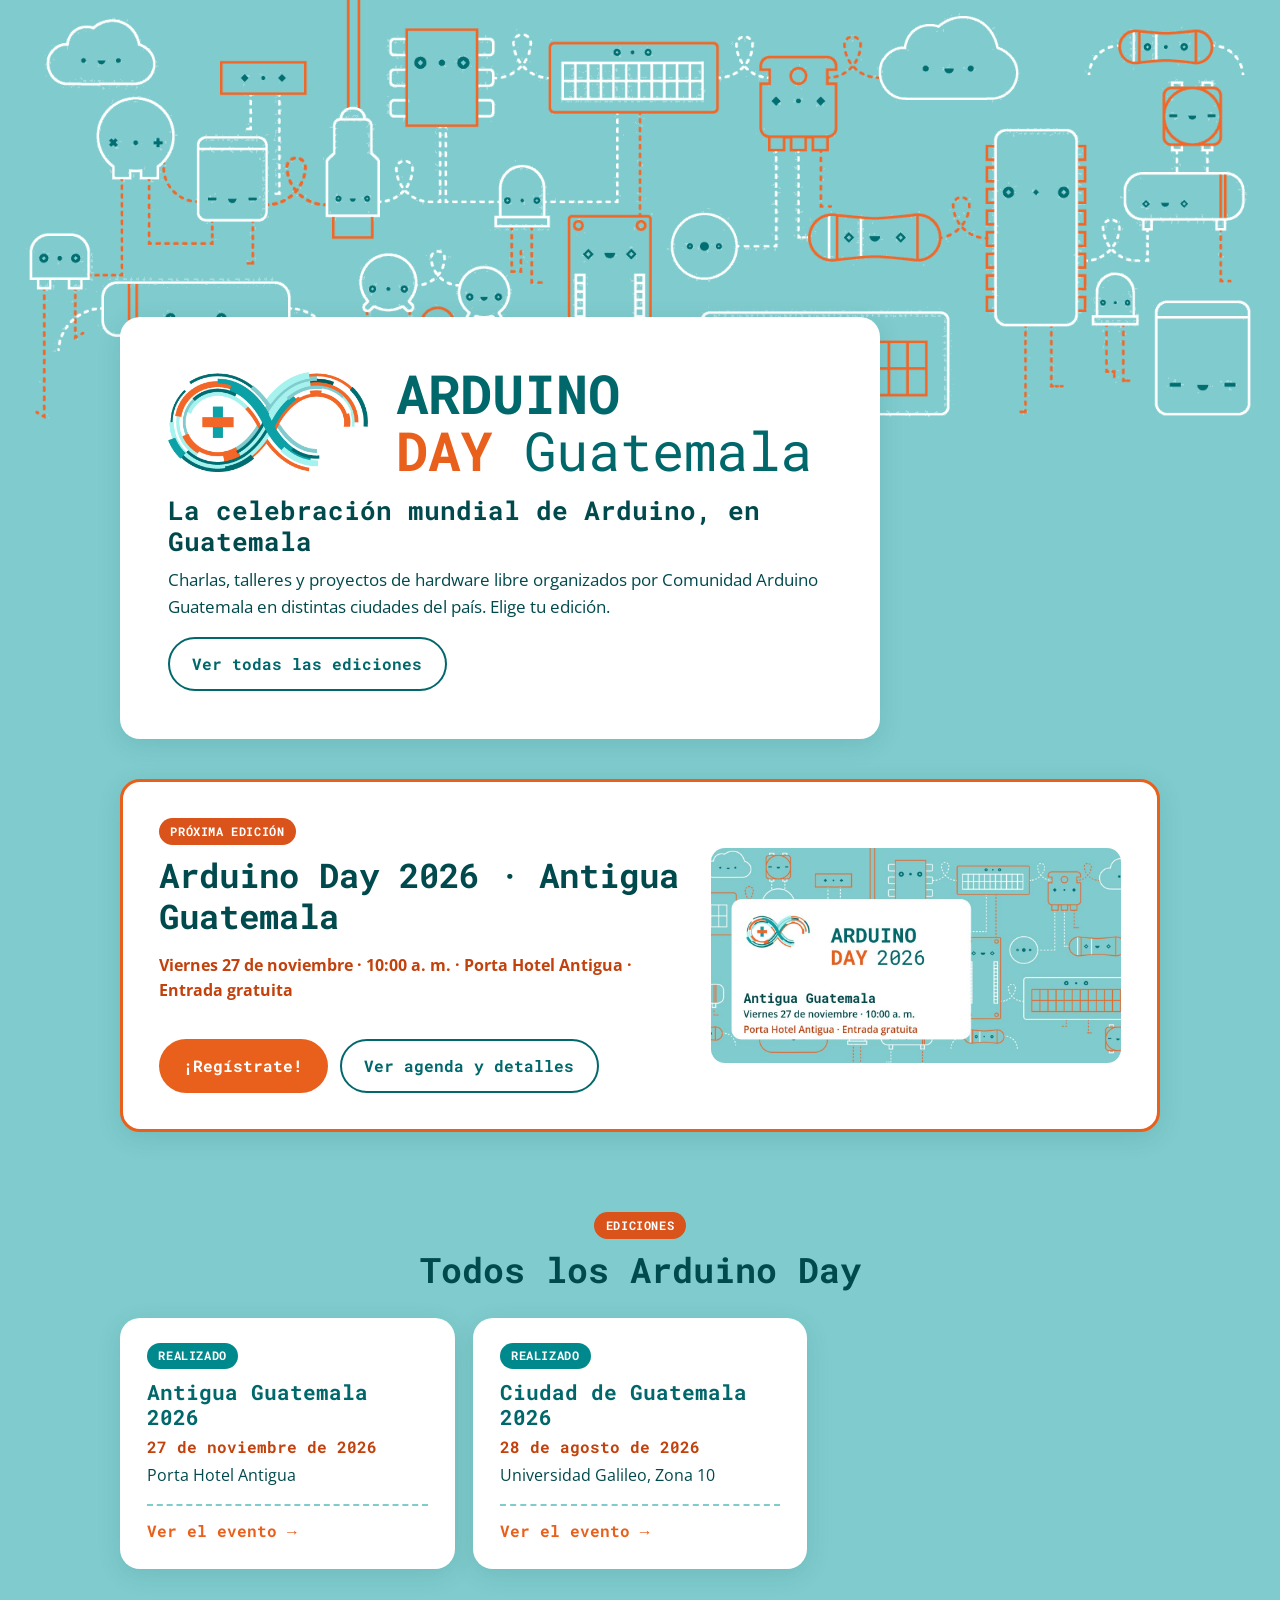
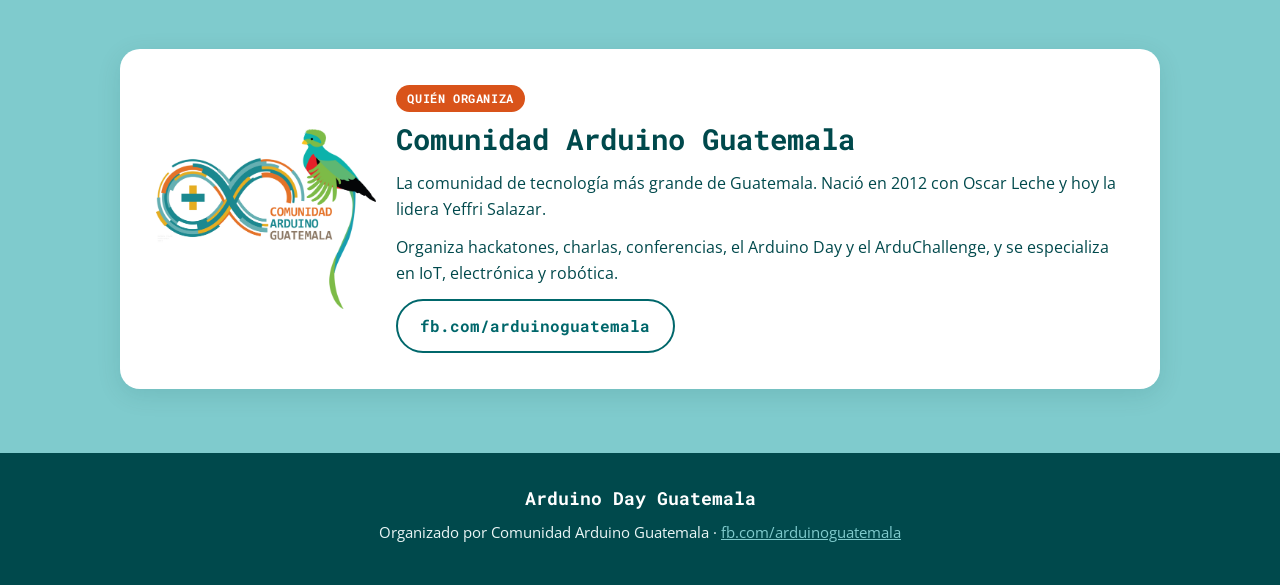
<file: index.html>
<!DOCTYPE html>
<html lang="es">
<head>
<meta charset="UTF-8">
<meta name="viewport" content="width=device-width, initial-scale=1.0">
<title>Arduino Day Guatemala</title>
<meta name="description" content="Todas las ediciones de Arduino Day Guatemala organizadas por Comunidad Arduino Guatemala: charlas, talleres y proyectos de hardware libre.">
<meta name="author" content="Comunidad Arduino Guatemala">
<meta property="og:title" content="Arduino Day Guatemala">
<meta property="og:description" content="La celebración mundial de Arduino, en Guatemala. Encuentra la próxima edición y las anteriores.">
<meta property="og:type" content="website">
<meta property="og:image" content="https://yeffrimic.github.io/ArduinoDay2026/2026-antigua/img/og.jpg">
<meta name="theme-color" content="#7FCBCD">
<link rel="icon" type="image/png" href="assets/infinito-ad.png">
<link rel="preconnect" href="https://fonts.googleapis.com">
<link rel="preconnect" href="https://fonts.gstatic.com" crossorigin>
<link href="https://fonts.googleapis.com/css2?family=Open+Sans:wght@400;600;700&family=Roboto+Mono:wght@400;500;700&display=swap" rel="stylesheet">
<style>
:root {
  --fondo: #7FCBCD; --texto: #00494C; --logo: #00676B; --medio: #00898D;
  --claro: #EAF6F6; --naranja: #E8601C; --pastilla: #D9531A; --hora: #C2410C; --blanco: #FFFFFF;
  --mono: "Roboto Mono", ui-monospace, Menlo, Consolas, monospace;
  --sans: "Open Sans", system-ui, -apple-system, "Segoe UI", Roboto, sans-serif;
  --radio: 20px; --sombra: 0 6px 24px rgba(0, 73, 76, .12);
}
* { box-sizing: border-box; }
body { margin: 0; font-family: var(--sans); line-height: 1.6; color: var(--texto); background: var(--fondo); }
img { max-width: 100%; display: block; }
a { color: var(--logo); }
h1, h2, h3 { font-family: var(--mono); line-height: 1.2; margin: 0 0 .5em; }
.wrap { width: 100%; max-width: 1080px; margin: 0 auto; padding-inline: 20px; }
section { padding-block: 40px; }

.pastilla { display: inline-block; font-family: var(--mono); font-size: .75rem; font-weight: 700; letter-spacing: .05em; text-transform: uppercase; color: var(--blanco); background: var(--pastilla); border-radius: 999px; padding: .3em .95em; margin-bottom: .9em; }
.pastilla.gris { background: var(--medio); }
.btn { display: inline-flex; align-items: center; justify-content: center; font-family: var(--mono); font-weight: 700; text-decoration: none; border-radius: 999px; padding: .75em 1.4em; border: 2px solid transparent; transition: transform .15s; }
.btn:hover { transform: translateY(-2px); }
.btn-naranja { background: var(--naranja); color: var(--blanco); }
.btn-borde { border-color: var(--logo); color: var(--logo); }

/* hero */
.franja { width: 100%; max-width: 1600px; height: auto; margin: 0 auto; }
.hero-card { background: var(--blanco); border-radius: var(--radio); box-shadow: var(--sombra); padding: clamp(24px, 5vw, 48px); margin-top: clamp(-120px, -9vw, -24px); position: relative; max-width: 760px; }
.marca { display: flex; align-items: center; gap: clamp(12px, 3vw, 28px); flex-wrap: wrap; margin-bottom: 16px; }
.marca img { width: clamp(120px, 26vw, 200px); height: auto; }
.marca-txt { display: flex; flex-direction: column; font-family: var(--mono); font-weight: 700; font-size: clamp(2.1rem, 7vw, 3.4rem); line-height: 1.05; }
.m-arduino { color: var(--logo); }
.m-day { color: var(--naranja); }
.m-gt { color: var(--logo); font-weight: 400; }
.hero-card h1 { font-size: clamp(1.2rem, 3.5vw, 1.6rem); margin-bottom: .4em; }
.hero-card p { margin: 0 0 1em; font-size: 1.05rem; }

/* próxima edición */
.proxima { background: var(--blanco); border-radius: var(--radio); box-shadow: var(--sombra); border: 3px solid var(--naranja); padding: clamp(22px, 4vw, 36px); display: grid; gap: 20px; }
@media (min-width: 820px) { .proxima { grid-template-columns: 1.3fr 1fr; align-items: center; } }
.proxima h2 { font-size: clamp(1.5rem, 4vw, 2.1rem); }
.proxima .cuando { font-weight: 700; color: var(--hora); margin: 0 0 1em; }
.proxima img { border-radius: 14px; width: 100%; height: auto; }
.cuenta { display: flex; flex-wrap: wrap; gap: 10px; font-family: var(--mono); margin-bottom: 1.2em; }
.cuenta span { background: var(--claro); border: 2px dashed var(--fondo); border-radius: 14px; padding: .4em .9em; font-size: .9rem; }
.cuenta b { font-size: 1.4rem; color: var(--naranja); margin-right: .2em; }
.btns { display: flex; flex-wrap: wrap; gap: 12px; }

/* ediciones */
.titulo { text-align: center; margin-bottom: 26px; }
.titulo h2 { font-size: clamp(1.6rem, 4vw, 2.2rem); }
.ediciones { list-style: none; margin: 0; padding: 0; display: grid; gap: 18px; grid-template-columns: repeat(auto-fill, minmax(min(100%, 300px), 1fr)); }
.edicion a { display: flex; flex-direction: column; height: 100%; background: var(--blanco); border-radius: var(--radio); box-shadow: var(--sombra); padding: 22px 24px; text-decoration: none; color: var(--texto); border: 3px solid transparent; transition: transform .15s, border-color .15s; }
.edicion a:hover, .edicion a:focus-visible { transform: translateY(-3px); border-color: var(--fondo); }
.edicion .pastilla { align-self: flex-start; }
.edicion h3 { font-size: 1.3rem; color: var(--logo); margin-bottom: .2em; }
.edicion .fecha { font-family: var(--mono); font-weight: 700; color: var(--hora); margin: 0 0 .2em; }
.edicion .sede { margin: 0 0 1em; }
.edicion .ir { margin-top: auto; font-family: var(--mono); font-weight: 700; color: var(--naranja); padding-top: 12px; border-top: 2px dashed var(--fondo); }

/* comunidad */
.comunidad { background: var(--blanco); border-radius: var(--radio); box-shadow: var(--sombra); padding: clamp(22px, 4vw, 36px); display: grid; gap: 20px; align-items: center; }
@media (min-width: 760px) { .comunidad { grid-template-columns: 220px 1fr; } }
.comunidad img { width: 220px; height: auto; margin: 0 auto; }
.comunidad h2 { font-size: clamp(1.4rem, 3.5vw, 1.8rem); }
.comunidad p { margin: 0 0 .8em; }

footer { background: var(--texto); color: var(--claro); text-align: center; padding-block: 32px calc(32px + env(safe-area-inset-bottom, 0px)); margin-top: 24px; font-size: .92rem; }
footer p { margin: 0 0 8px; }
footer a { color: var(--fondo); }
footer .marca-pie { font-family: var(--mono); font-weight: 700; font-size: 1.1rem; color: var(--blanco); }
@media (prefers-reduced-motion: reduce) { .btn, .edicion a { transition: none; } .btn:hover, .edicion a:hover { transform: none; } }
</style>
</head>
<body>

<header>
  <img class="franja" src="assets/franja.png" alt="" width="1600" height="540">
  <div class="wrap">
    <div class="hero-card">
      <div class="marca">
        <img src="assets/infinito-ad.png" alt="" width="710" height="356">
        <div class="marca-txt">
          <span class="m-arduino">ARDUINO</span>
          <span><span class="m-day">DAY</span> <span class="m-gt">Guatemala</span></span>
        </div>
      </div>
      <h1>La celebración mundial de Arduino, en Guatemala</h1>
      <p>Charlas, talleres y proyectos de hardware libre organizados por Comunidad Arduino Guatemala en distintas ciudades del país. Elige tu edición.</p>
      <a class="btn btn-borde" href="#ediciones">Ver todas las ediciones</a>
    </div>
  </div>
</header>

<main>

<section id="proxima">
  <div class="wrap">
    <div class="proxima">
      <div>
        <span class="pastilla">Próxima edición</span>
        <h2>Arduino Day 2026 · Antigua Guatemala</h2>
        <p class="cuando">Viernes 27 de noviembre · 10:00 a. m. · Porta Hotel Antigua · Entrada gratuita</p>
        <div class="cuenta" id="cuenta" hidden></div>
        <div class="btns">
          <a class="btn btn-naranja" href="https://bit.ly/ArduinoDayAntigua2026" target="_blank" rel="noopener">¡Regístrate!</a>
          <a class="btn btn-borde" href="2026-antigua/">Ver agenda y detalles</a>
        </div>
      </div>
      <a href="2026-antigua/" aria-label="Ir a Arduino Day 2026 Antigua Guatemala">
        <img src="2026-antigua/img/og.jpg" alt="Arduino Day 2026, Antigua Guatemala, viernes 27 de noviembre, Porta Hotel Antigua" width="1200" height="630">
      </a>
    </div>
  </div>
</section>

<section id="ediciones">
  <div class="wrap">
    <div class="titulo"><span class="pastilla">Ediciones</span><h2>Todos los Arduino Day</h2></div>
    <!-- Para agregar una edición: copia un <li>, cambia data-fin (fecha y hora de cierre) y los textos. -->
    <ul class="ediciones">
      <li class="edicion" data-fin="2026-11-27T15:30:00-06:00">
        <a href="2026-antigua/">
          <span class="pastilla estado">Próximo</span>
          <h3>Antigua Guatemala 2026</h3>
          <p class="fecha">27 de noviembre de 2026</p>
          <p class="sede">Porta Hotel Antigua</p>
          <span class="ir">Ver el evento →</span>
        </a>
      </li>
      <li class="edicion" data-fin="2026-08-28T17:30:00-06:00">
        <a href="2026-capital/">
          <span class="pastilla estado">Próximo</span>
          <h3>Ciudad de Guatemala 2026</h3>
          <p class="fecha">28 de agosto de 2026</p>
          <p class="sede">Universidad Galileo, Zona 10</p>
          <span class="ir">Ver el evento →</span>
        </a>
      </li>
    </ul>
  </div>
</section>

<section id="comunidad">
  <div class="wrap">
    <div class="comunidad">
      <img src="assets/comunidad-arduino-guatemala.png" alt="Logo de Comunidad Arduino Guatemala" width="600" height="489" loading="lazy">
      <div>
        <span class="pastilla">Quién organiza</span>
        <h2>Comunidad Arduino Guatemala</h2>
        <p>La comunidad de tecnología más grande de Guatemala. Nació en 2012 con Oscar Leche y hoy la lidera Yeffri Salazar.</p>
        <p>Organiza hackatones, charlas, conferencias, el Arduino Day y el ArduChallenge, y se especializa en IoT, electrónica y robótica.</p>
        <a class="btn btn-borde" href="https://fb.com/arduinoguatemala" target="_blank" rel="noopener">fb.com/arduinoguatemala</a>
      </div>
    </div>
  </div>
</section>

</main>

<footer>
  <div class="wrap">
    <p class="marca-pie">Arduino Day Guatemala</p>
    <p>Organizado por Comunidad Arduino Guatemala · <a href="https://fb.com/arduinoguatemala" target="_blank" rel="noopener">fb.com/arduinoguatemala</a></p>
  </div>
</footer>

<script>
  // Marca cada edición como "Próximo" o "Realizado" según su fecha de cierre.
  const ahora = new Date();
  document.querySelectorAll(".edicion").forEach(li => {
    const paso = ahora > new Date(li.dataset.fin);
    const p = li.querySelector(".estado");
    p.textContent = paso ? "Realizado" : "Próximo";
    p.classList.toggle("gris", paso);
  });

  // Cuenta regresiva de la próxima edición (Antigua 2026).
  const INICIO = new Date("2026-11-27T10:00:00-06:00");
  const el = document.getElementById("cuenta");
  function cuenta() {
    const ms = INICIO - new Date();
    if (ms <= 0) { el.hidden = true; return; }
    const d = Math.floor(ms / 864e5), h = Math.floor(ms / 36e5) % 24, m = Math.floor(ms / 6e4) % 60;
    el.innerHTML = `<span><b>${d}</b> días</span><span><b>${h}</b> horas</span><span><b>${m}</b> min</span>`;
    el.hidden = false;
  }
  cuenta(); setInterval(cuenta, 30000);
</script>
</body>
</html>
</file>
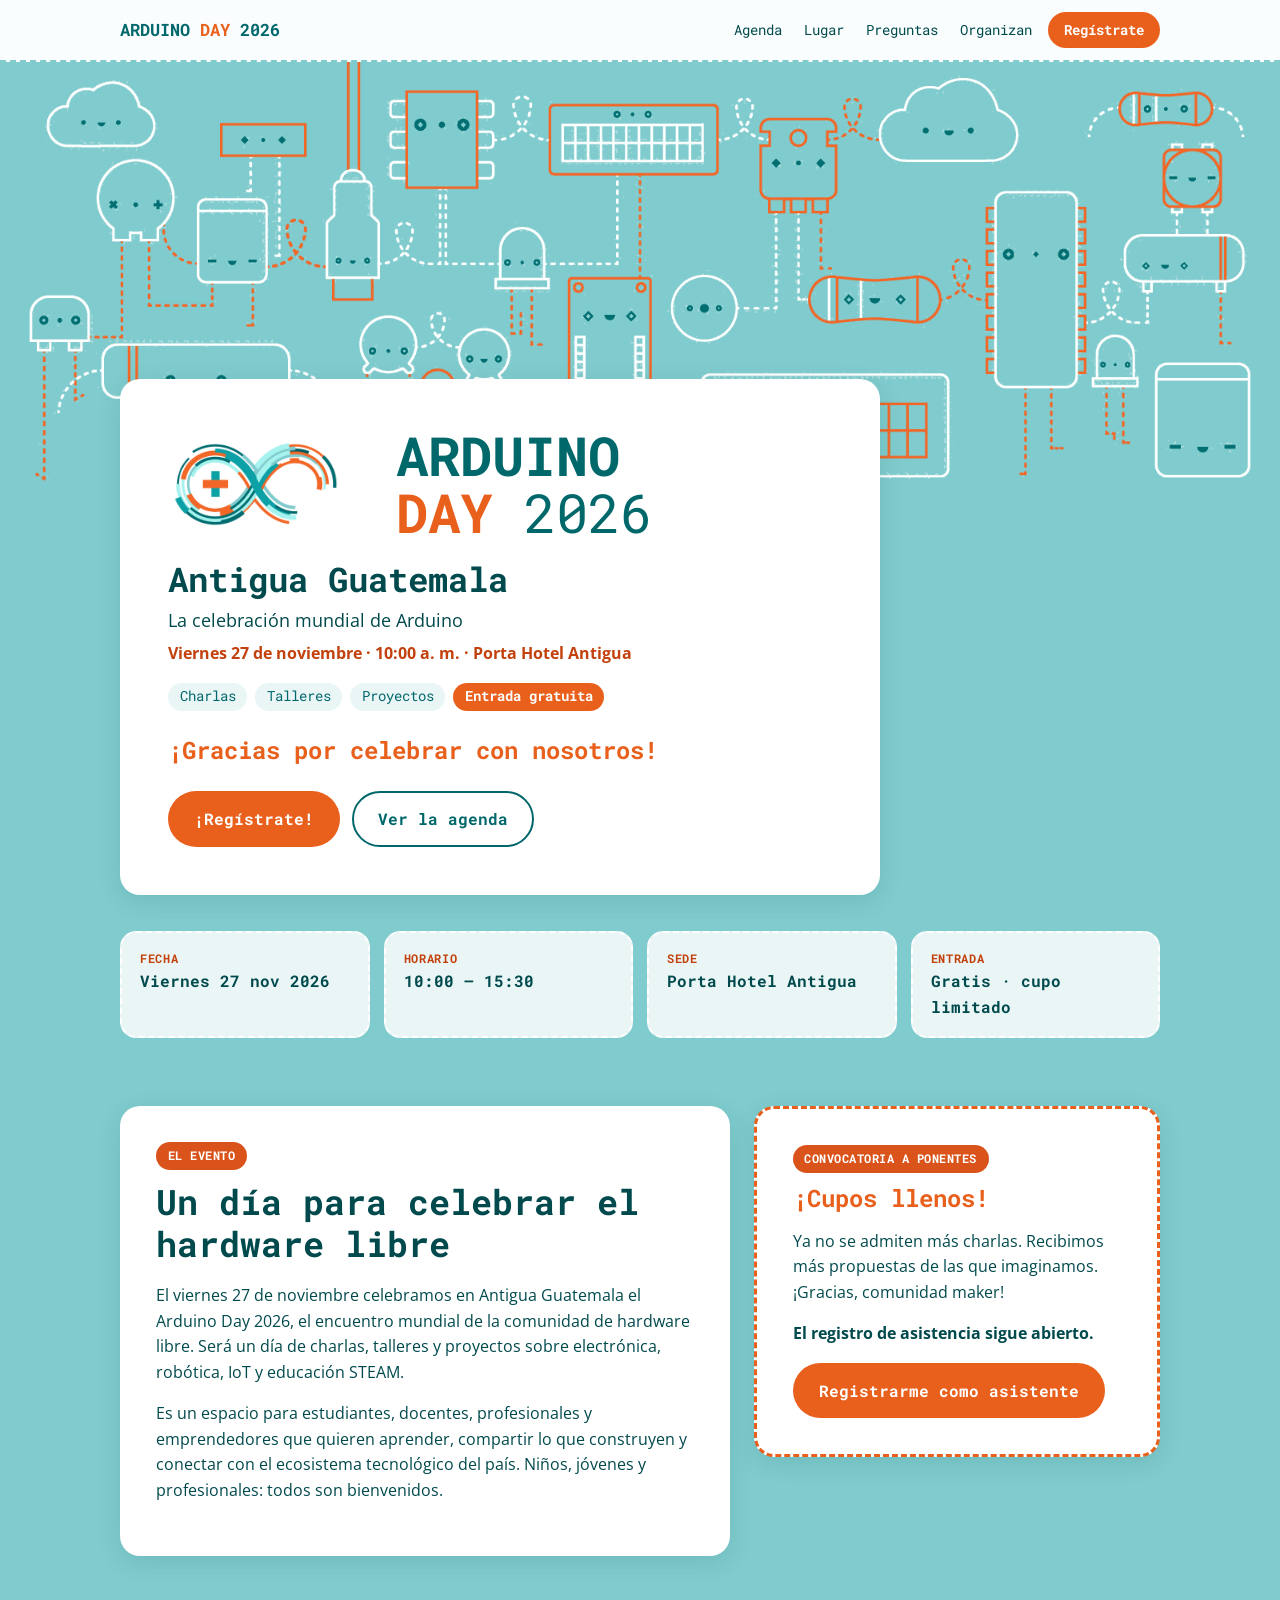
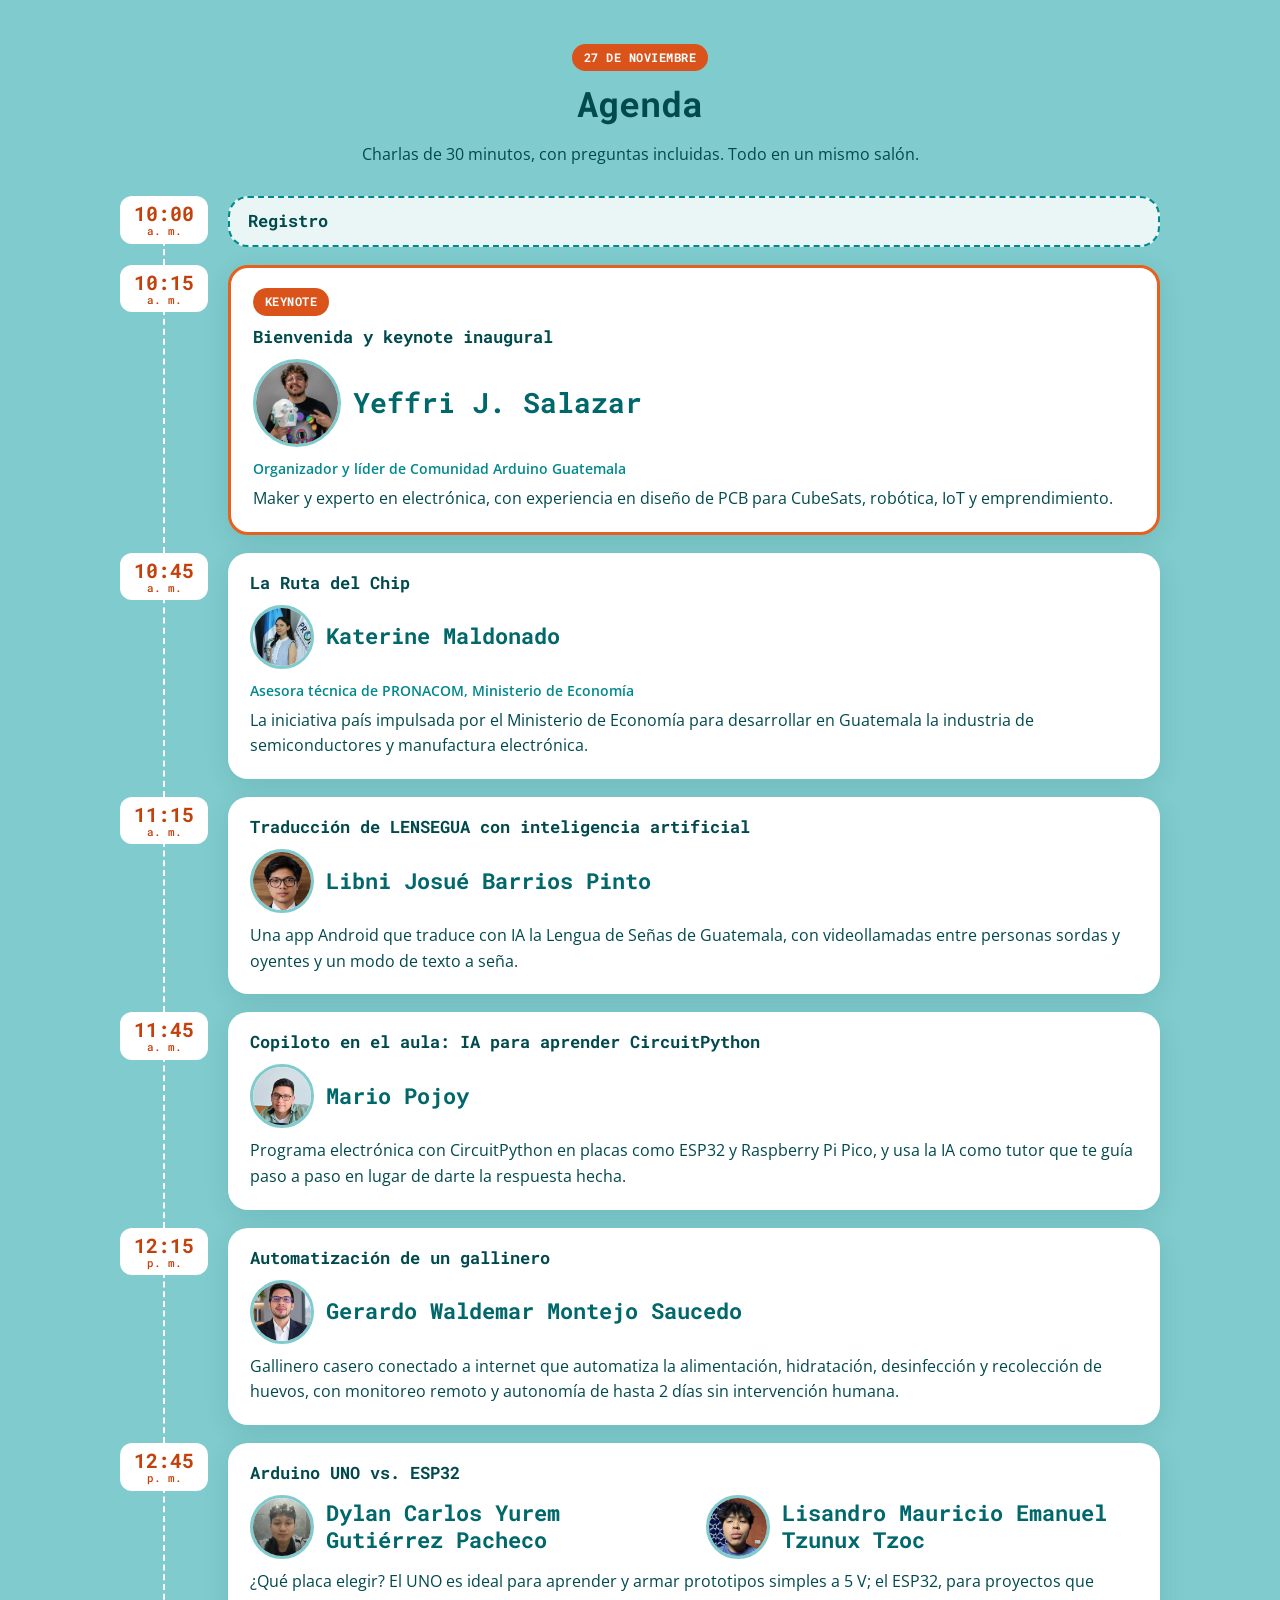
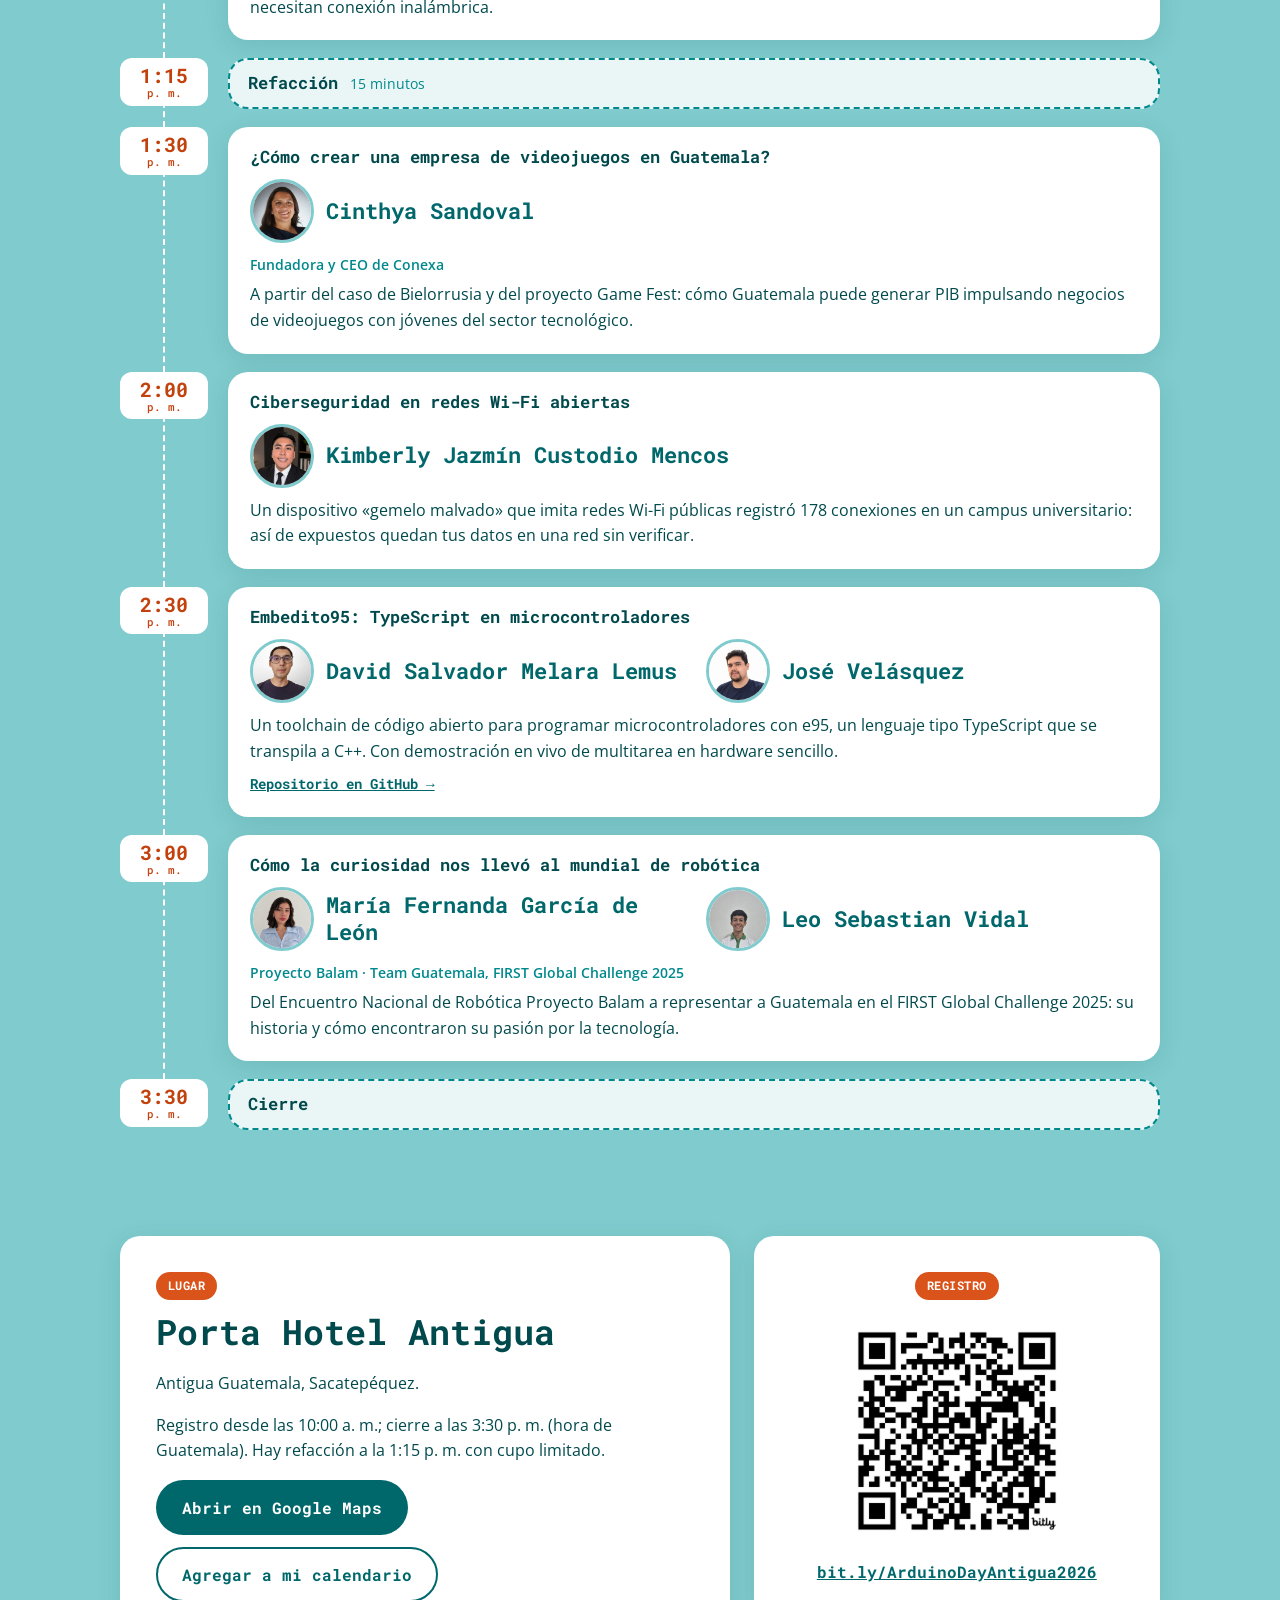
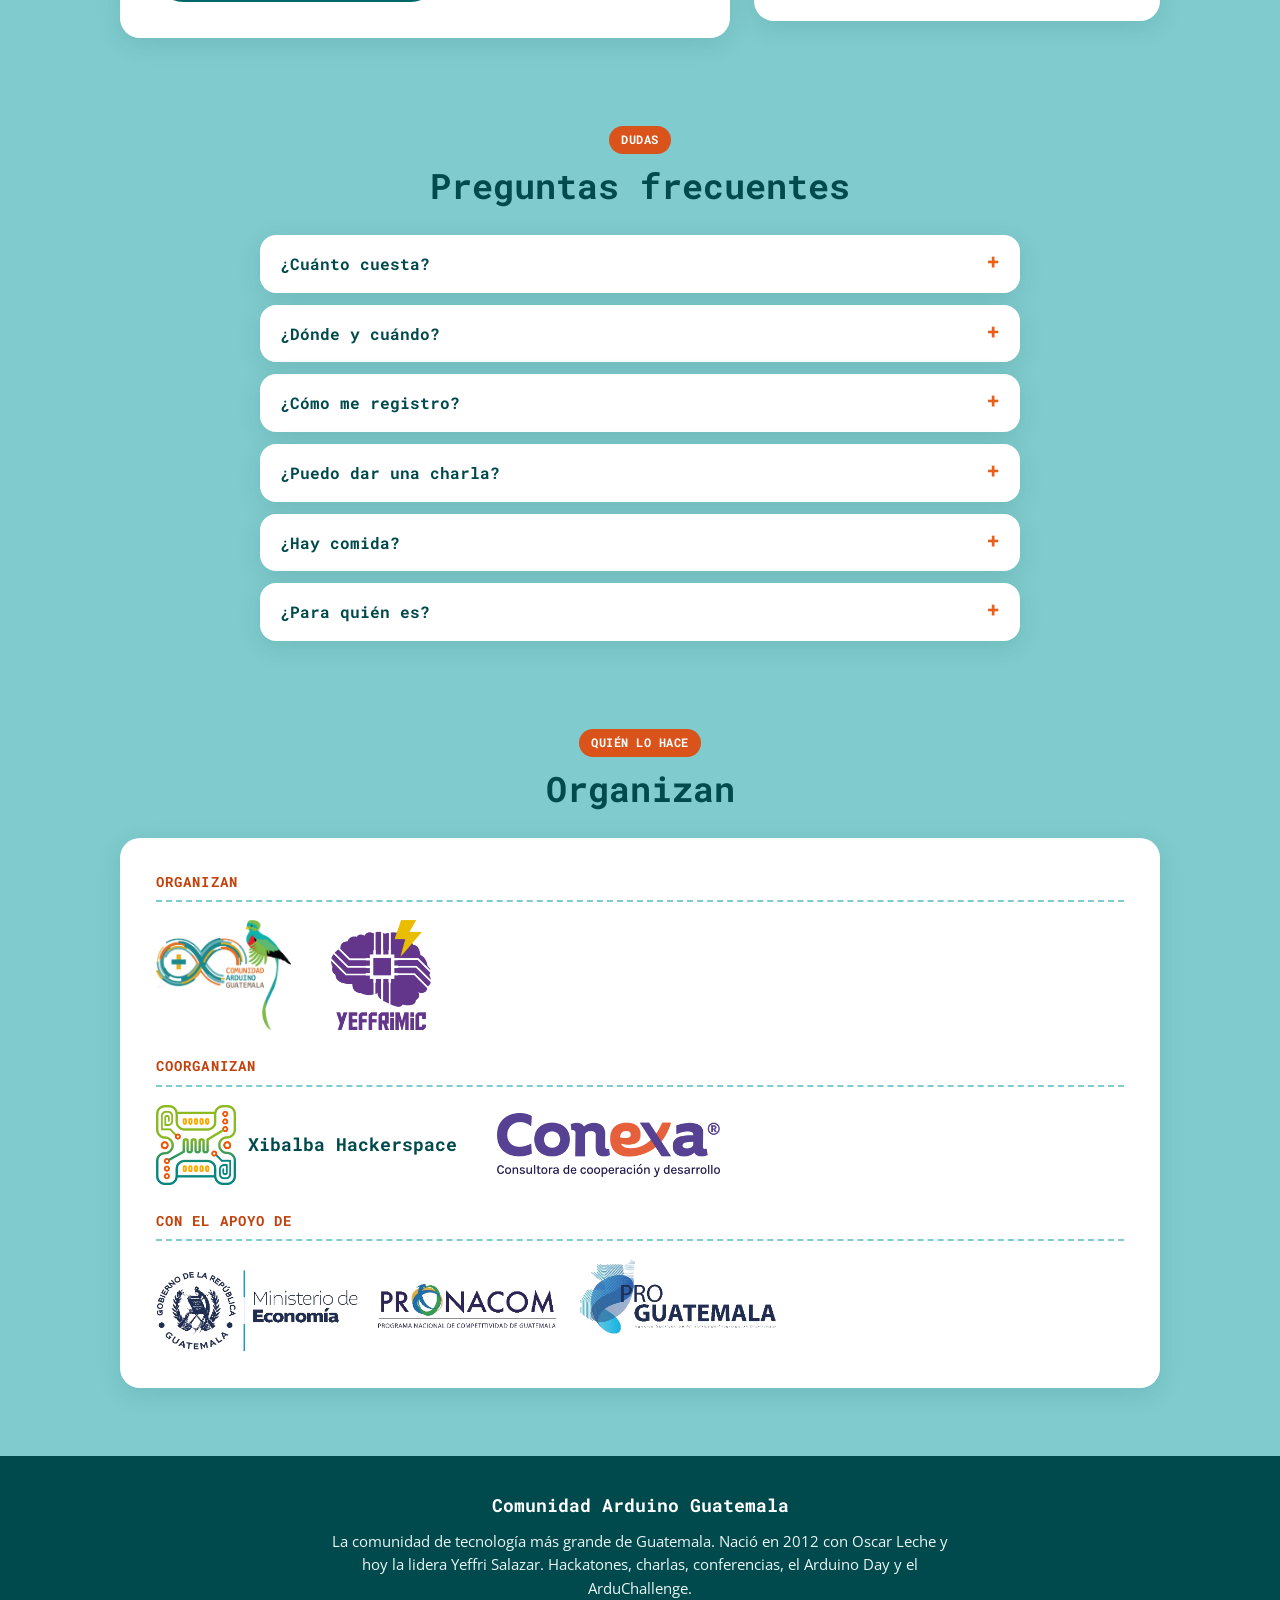
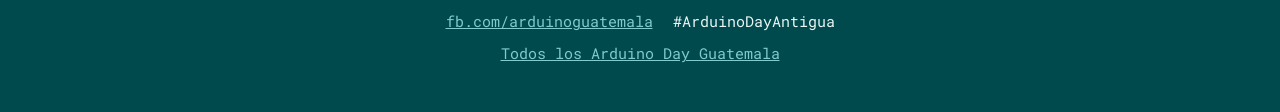
<file: 2026-antigua/index.html>
<!DOCTYPE html>
<html lang="es">
<head>
<meta charset="UTF-8">
<meta name="viewport" content="width=device-width, initial-scale=1.0">
<title>Arduino Day 2026 · Antigua Guatemala</title>
<meta name="description" content="Arduino Day 2026 en Antigua Guatemala: viernes 27 de noviembre en Porta Hotel Antigua. Charlas, talleres y proyectos de hardware libre. Entrada gratuita, cupo limitado.">
<meta name="author" content="Comunidad Arduino Guatemala">
<meta property="og:title" content="Arduino Day 2026 · Antigua Guatemala">
<meta property="og:description" content="Viernes 27 de noviembre · 10:00 a. m. · Porta Hotel Antigua · Entrada gratuita">
<meta property="og:type" content="website">
<meta property="og:image" content="https://yeffrimic.github.io/ArduinoDay2026/2026-antigua/img/og.jpg">
<meta property="og:image:width" content="1200">
<meta property="og:image:height" content="630">
<meta name="twitter:card" content="summary_large_image">
<meta name="theme-color" content="#7FCBCD">
<link rel="icon" type="image/png" href="logos/infinito-ad.png">
<link rel="preconnect" href="https://fonts.googleapis.com">
<link rel="preconnect" href="https://fonts.gstatic.com" crossorigin>
<link href="https://fonts.googleapis.com/css2?family=Open+Sans:wght@400;600;700&family=Roboto+Mono:wght@400;500;700&display=swap" rel="stylesheet">
<link rel="stylesheet" href="css/estilos.css">
</head>
<body>

<nav class="nav">
  <div class="wrap nav-in">
    <a class="nav-logo" href="#inicio"><b>ARDUINO</b> <span>DAY</span> 2026</a>
    <div class="nav-links">
      <a href="#agenda">Agenda</a>
      <a href="#lugar">Lugar</a>
      <a href="#faq">Preguntas</a>
      <a href="#organizan">Organizan</a>
    </div>
    <a class="pill-btn" href="https://bit.ly/ArduinoDayAntigua2026" target="_blank" rel="noopener">Regístrate</a>
  </div>
</nav>

<header class="hero" id="inicio">
  <img class="franja" src="img/franja.png" alt="" width="1600" height="540">
  <div class="wrap">
    <div class="hero-card">
      <div class="marca">
        <img src="img/infinito.png" alt="" width="480" height="229">
        <div class="marca-txt">
          <span class="m-arduino">ARDUINO</span>
          <span><span class="m-day">DAY</span> <span class="m-anio">2026</span></span>
        </div>
      </div>
      <h1>Antigua Guatemala</h1>
      <p class="lema">La celebración mundial de Arduino</p>
      <p class="cuando">Viernes 27 de noviembre · 10:00 a. m. · Porta Hotel Antigua</p>
      <p class="chips"><span>Charlas</span><span>Talleres</span><span>Proyectos</span><span class="naranja">Entrada gratuita</span></p>
      <div class="cuenta" id="cuenta" aria-live="polite" hidden></div>
      <div class="hero-btns">
        <a class="btn btn-naranja" href="https://bit.ly/ArduinoDayAntigua2026" target="_blank" rel="noopener">¡Regístrate!</a>
        <a class="btn btn-borde" href="#agenda">Ver la agenda</a>
      </div>
    </div>
  </div>
</header>

<main>

<section class="datos-sec">
  <div class="wrap datos">
    <div class="dato"><span class="lbl">Fecha</span><span class="val">Viernes 27 nov 2026</span></div>
    <div class="dato"><span class="lbl">Horario</span><span class="val">10:00 – 15:30</span></div>
    <div class="dato"><span class="lbl">Sede</span><span class="val">Porta Hotel Antigua</span></div>
    <div class="dato"><span class="lbl">Entrada</span><span class="val">Gratis · cupo limitado</span></div>
  </div>
</section>

<section id="evento">
  <div class="wrap dos-col">
    <div class="tarjeta">
      <span class="pastilla">El evento</span>
      <h2>Un día para celebrar el hardware libre</h2>
      <p>El viernes 27 de noviembre celebramos en Antigua Guatemala el Arduino Day 2026, el encuentro mundial de la comunidad de hardware libre. Será un día de charlas, talleres y proyectos sobre electrónica, robótica, IoT y educación STEAM.</p>
      <p>Es un espacio para estudiantes, docentes, profesionales y emprendedores que quieren aprender, compartir lo que construyen y conectar con el ecosistema tecnológico del país. Niños, jóvenes y profesionales: todos son bienvenidos.</p>
    </div>
    <div class="tarjeta aviso">
      <span class="pastilla">Convocatoria a ponentes</span>
      <h3>¡Cupos llenos!</h3>
      <p>Ya no se admiten más charlas. Recibimos más propuestas de las que imaginamos. ¡Gracias, comunidad maker!</p>
      <p class="fuerte">El registro de asistencia sigue abierto.</p>
      <a class="btn btn-naranja" href="https://bit.ly/ArduinoDayAntigua2026" target="_blank" rel="noopener">Registrarme como asistente</a>
    </div>
  </div>
</section>

<section id="agenda">
  <div class="wrap">
    <div class="titulo">
      <span class="pastilla">27 de noviembre</span>
      <h2>Agenda</h2>
      <p>Charlas de 30 minutos, con preguntas incluidas. Todo en un mismo salón.</p>
    </div>
    <ol class="agenda" id="agenda-lista"></ol>
  </div>
</section>

<section id="lugar">
  <div class="wrap dos-col">
    <div class="tarjeta">
      <span class="pastilla">Lugar</span>
      <h2>Porta Hotel Antigua</h2>
      <p>Antigua Guatemala, Sacatepéquez.</p>
      <p>Registro desde las 10:00 a. m.; cierre a las 3:30 p. m. (hora de Guatemala). Hay refacción a la 1:15 p. m. con cupo limitado.</p>
      <div class="fila-btns">
        <a class="btn btn-verde" href="https://www.google.com/maps/place/Porta+Hotel+Antigua/@14.5531311,-90.7337022,18z/data=!4m6!3m5!1s0x85890e72a7e528ed:0x15ce28f4b679dde2!8m2!3d14.5531311!4d-90.7337022" target="_blank" rel="noopener">Abrir en Google Maps</a>
        <a class="btn btn-borde" href="https://calendar.google.com/calendar/render?action=TEMPLATE&amp;text=Arduino+Day+2026+%C2%B7+Antigua+Guatemala&amp;dates=20261127T160000Z/20261127T213000Z&amp;location=Porta+Hotel+Antigua,+Antigua+Guatemala&amp;details=Charlas,+talleres+y+proyectos+de+hardware+libre.+Registro:+https://bit.ly/ArduinoDayAntigua2026" target="_blank" rel="noopener">Agregar a mi calendario</a>
      </div>
    </div>
    <div class="tarjeta qr">
      <span class="pastilla">Registro</span>
      <img src="logos/qr-registro.png" alt="Código QR del registro: bit.ly/ArduinoDayAntigua2026" width="600" height="600" loading="lazy">
      <p><a href="https://bit.ly/ArduinoDayAntigua2026" target="_blank" rel="noopener">bit.ly/ArduinoDayAntigua2026</a></p>
    </div>
  </div>
</section>

<section id="faq">
  <div class="wrap">
    <div class="titulo"><span class="pastilla">Dudas</span><h2>Preguntas frecuentes</h2></div>
    <div class="faq">
      <details><summary>¿Cuánto cuesta?</summary><p>Es gratis, con cupo limitado.</p></details>
      <details><summary>¿Dónde y cuándo?</summary><p>En Porta Hotel Antigua, el viernes 27 de noviembre de 2026, de 10:00 a. m. a 3:30 p. m.</p></details>
      <details><summary>¿Cómo me registro?</summary><p>En <a href="https://bit.ly/ArduinoDayAntigua2026" target="_blank" rel="noopener">bit.ly/ArduinoDayAntigua2026</a>.</p></details>
      <details><summary>¿Puedo dar una charla?</summary><p>No, la convocatoria está cerrada por cupos llenos. ¡Te esperamos en la próxima edición!</p></details>
      <details><summary>¿Hay comida?</summary><p>Sí, habrá comida: una refacción a la 1:15 p. m., con cupo limitado.</p></details>
      <details><summary>¿Para quién es?</summary><p>Para niños, jóvenes y profesionales: estudiantes, docentes, emprendedores y makers. No necesitás saber de electrónica para venir.</p></details>
    </div>
  </div>
</section>

<section id="organizan">
  <div class="wrap">
    <div class="titulo"><span class="pastilla">Quién lo hace</span><h2>Organizan</h2></div>
    <div class="tarjeta logos-bloque">
      <div class="grupo">
        <h3>Organizan</h3>
        <div class="logos">
          <img src="logos/comunidad-arduino-guatemala.png" alt="Comunidad Arduino Guatemala" class="l-alto" loading="lazy">
          <img src="logos/yeffrimic.png" alt="yeffrimic" class="l-alto" loading="lazy">
        </div>
      </div>
      <div class="grupo">
        <h3>Coorganizan</h3>
        <div class="logos">
          <span class="xibalba"><img src="logos/xibalba-icono.png" alt="" loading="lazy"><span>Xibalba Hackerspace</span></span>
          <img src="logos/conexa.png" alt="Conexa" class="l-ancho" loading="lazy">
        </div>
      </div>
      <div class="grupo">
        <h3>Con el apoyo de</h3>
        <div class="logos">
          <img src="logos/apoyo-mineco-pronacom-proguatemala.png" alt="Ministerio de Economía (MINECO), PRONACOM y ProGuatemala" class="l-tira" loading="lazy">
        </div>
      </div>
    </div>
  </div>
</section>

</main>

<footer class="pie">
  <div class="wrap">
    <p class="pie-marca">Comunidad Arduino Guatemala</p>
    <p>La comunidad de tecnología más grande de Guatemala. Nació en 2012 con Oscar Leche y hoy la lidera Yeffri Salazar. Hackatones, charlas, conferencias, el Arduino Day y el ArduChallenge.</p>
    <p class="pie-links">
      <a href="https://fb.com/arduinoguatemala" target="_blank" rel="noopener">fb.com/arduinoguatemala</a>
      <span>#ArduinoDayAntigua</span>
      <a href="../">Todos los Arduino Day Guatemala</a>
    </p>
  </div>
</footer>

<script src="js/main.js" defer></script>
</body>
</html>
</file>
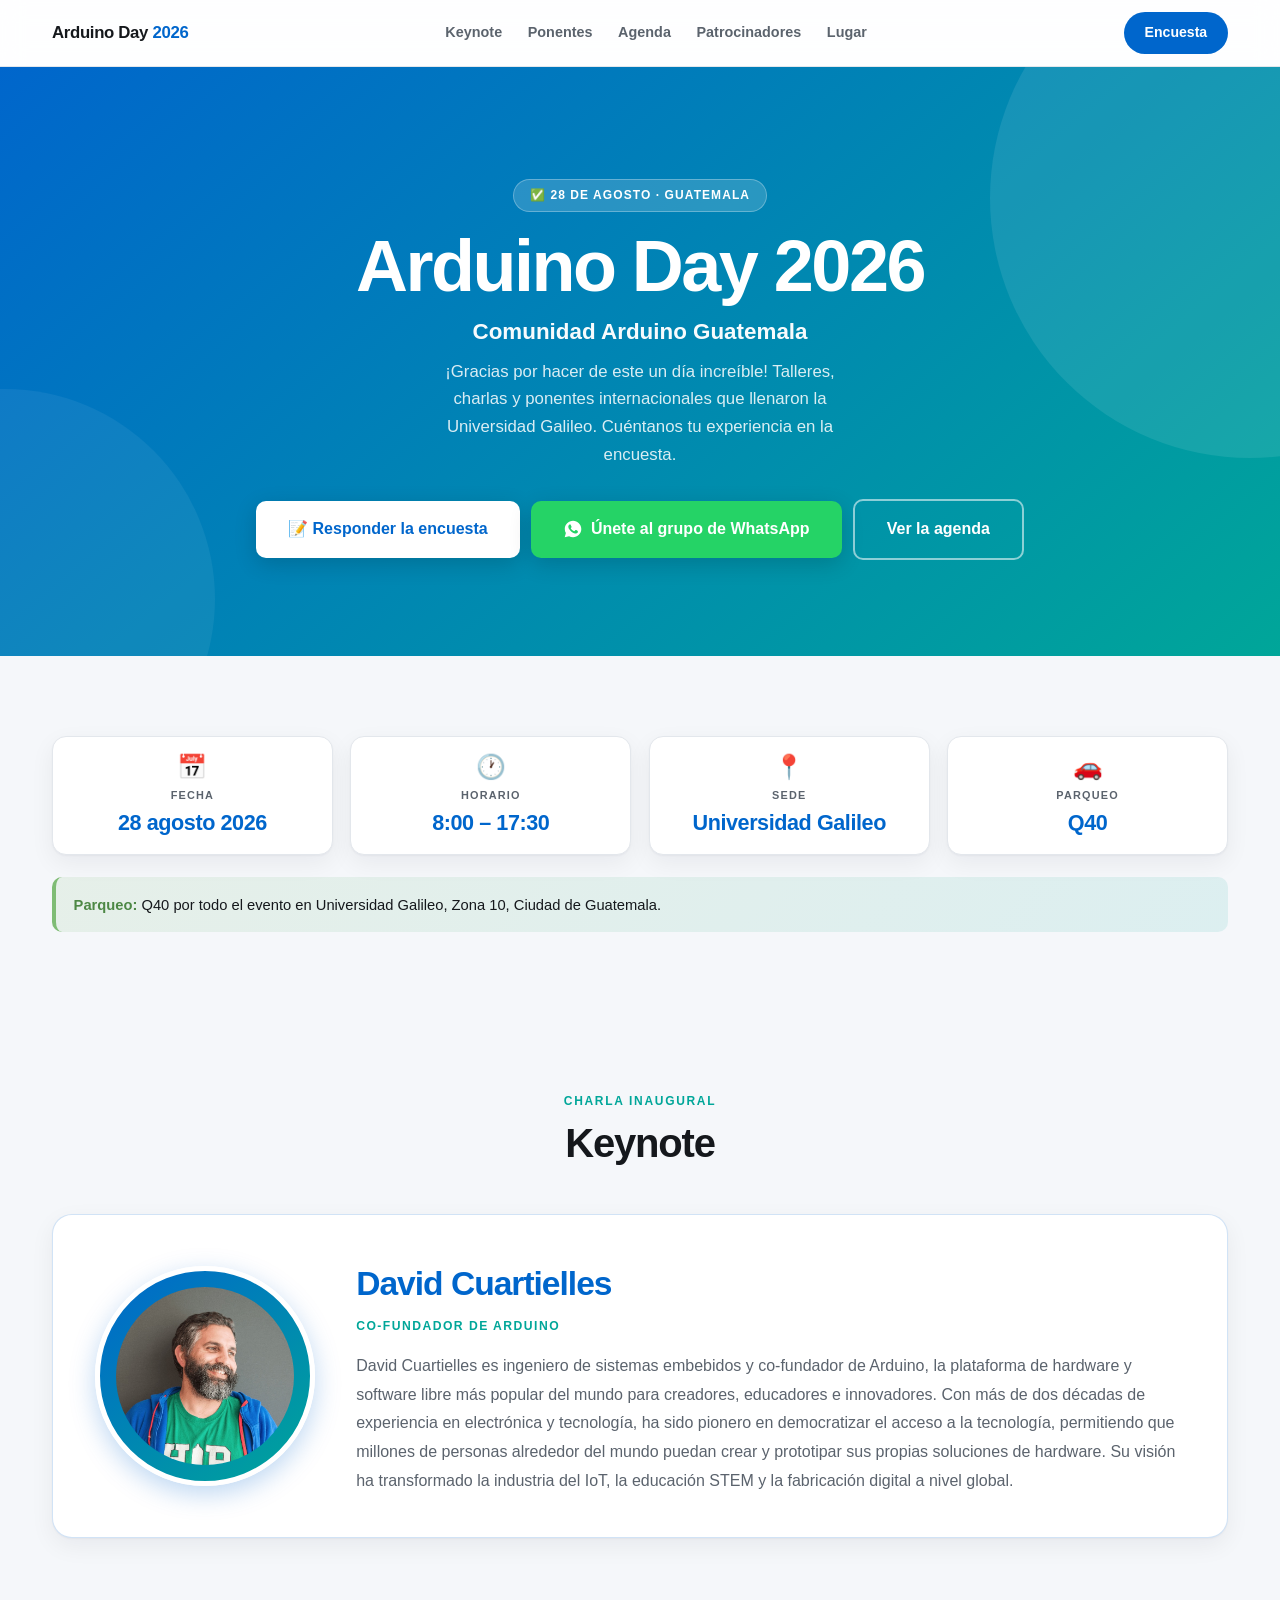
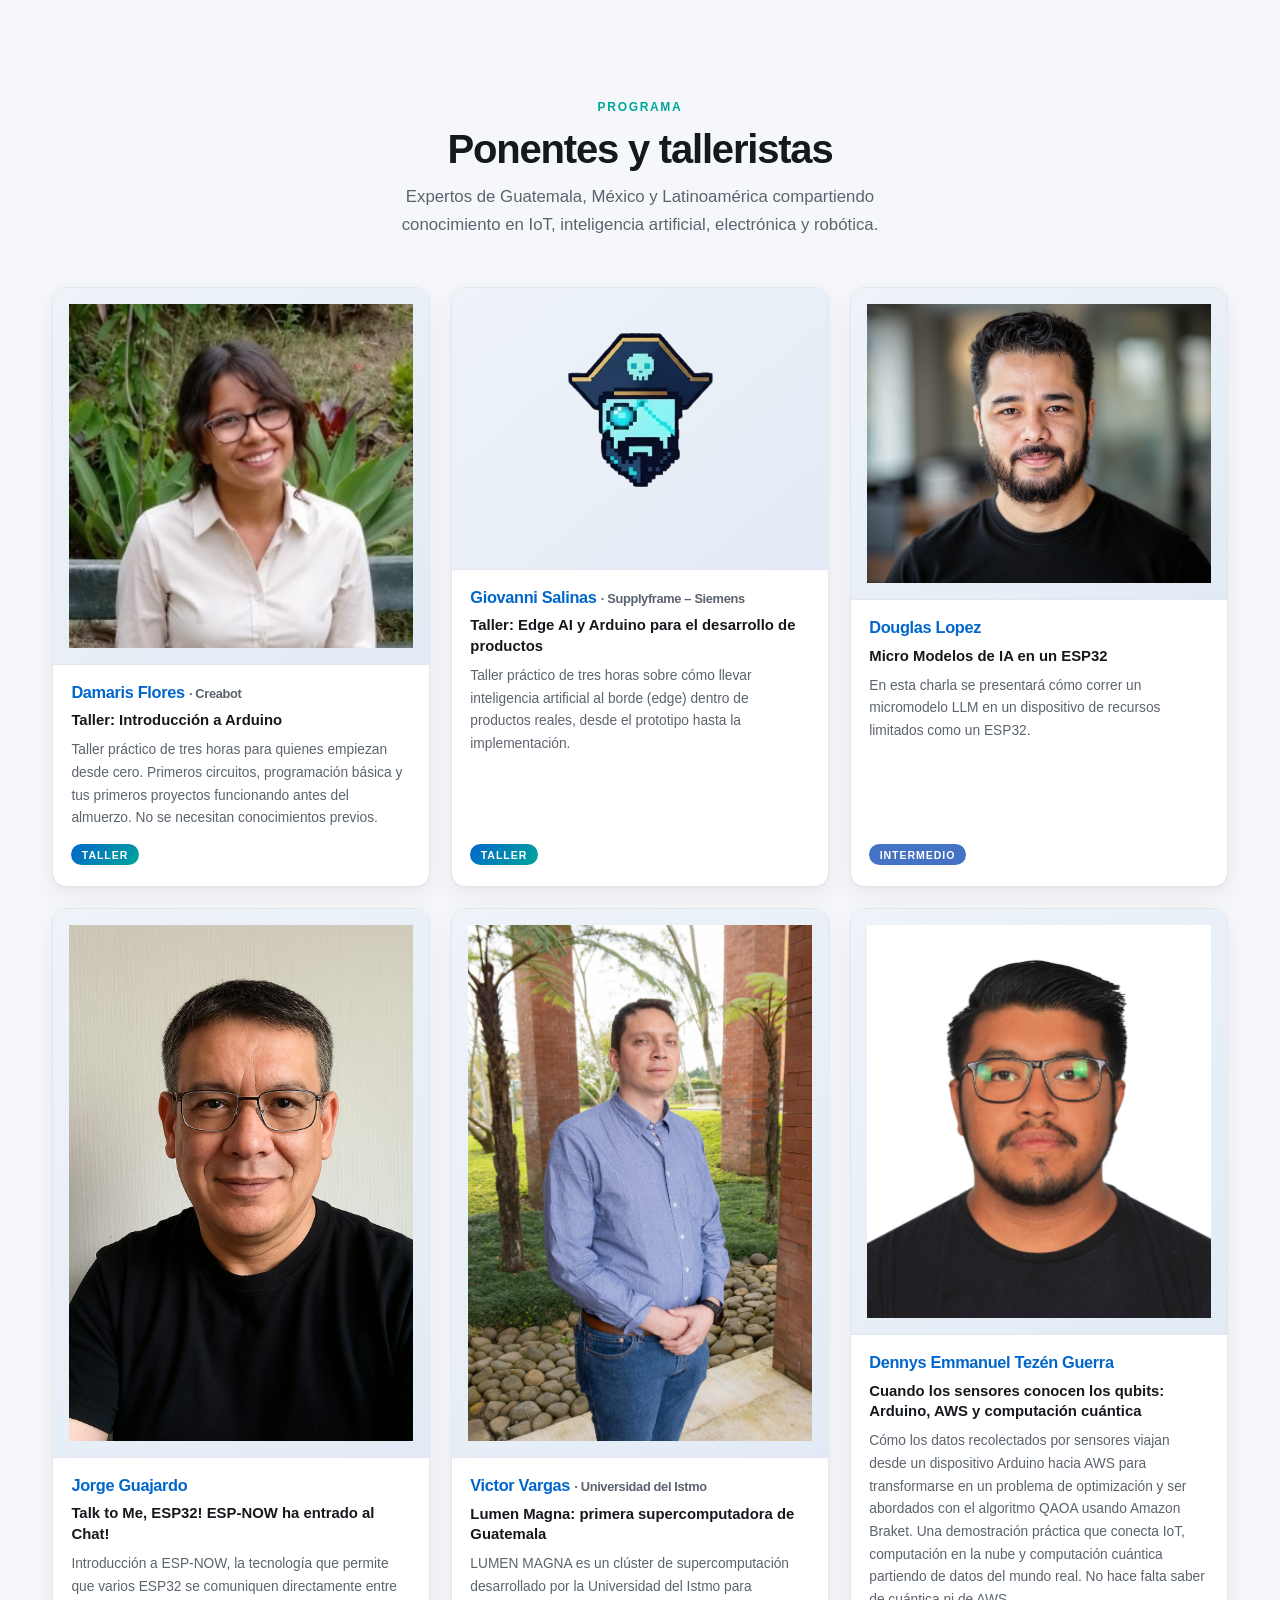
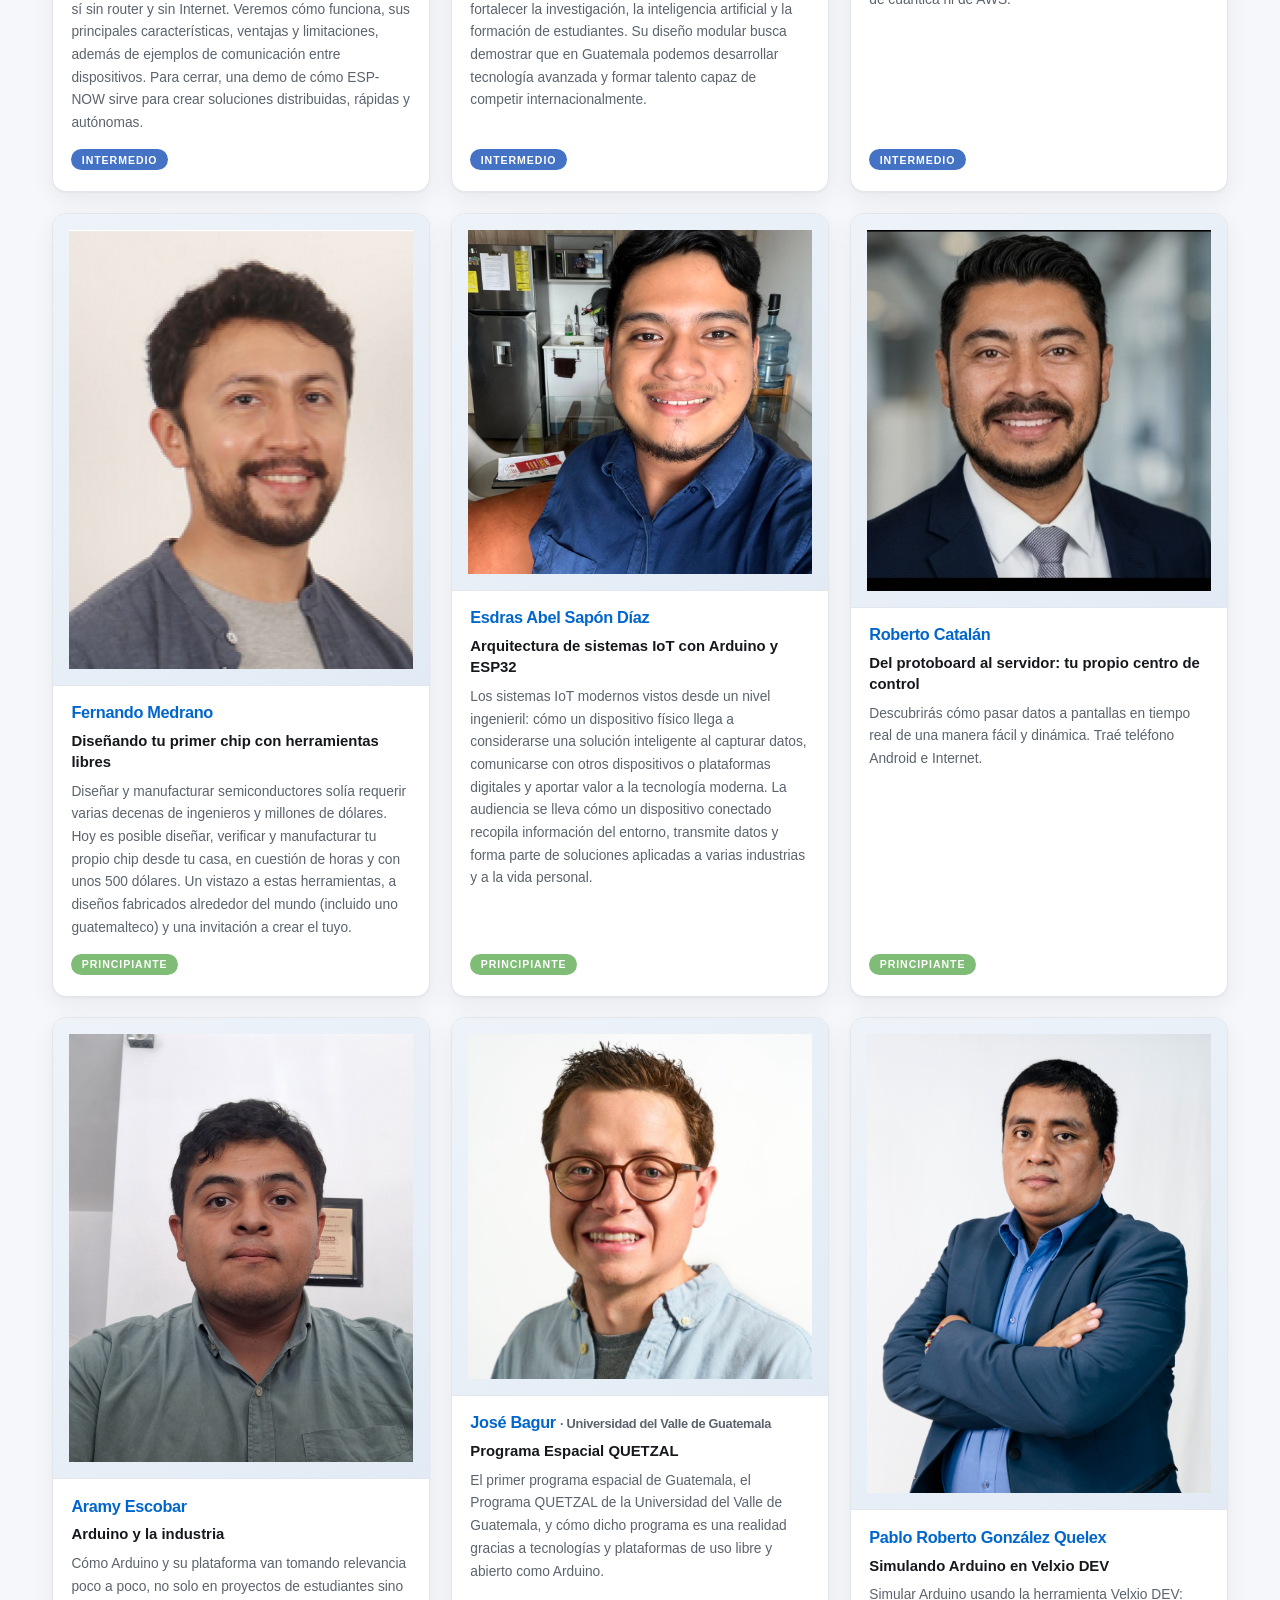
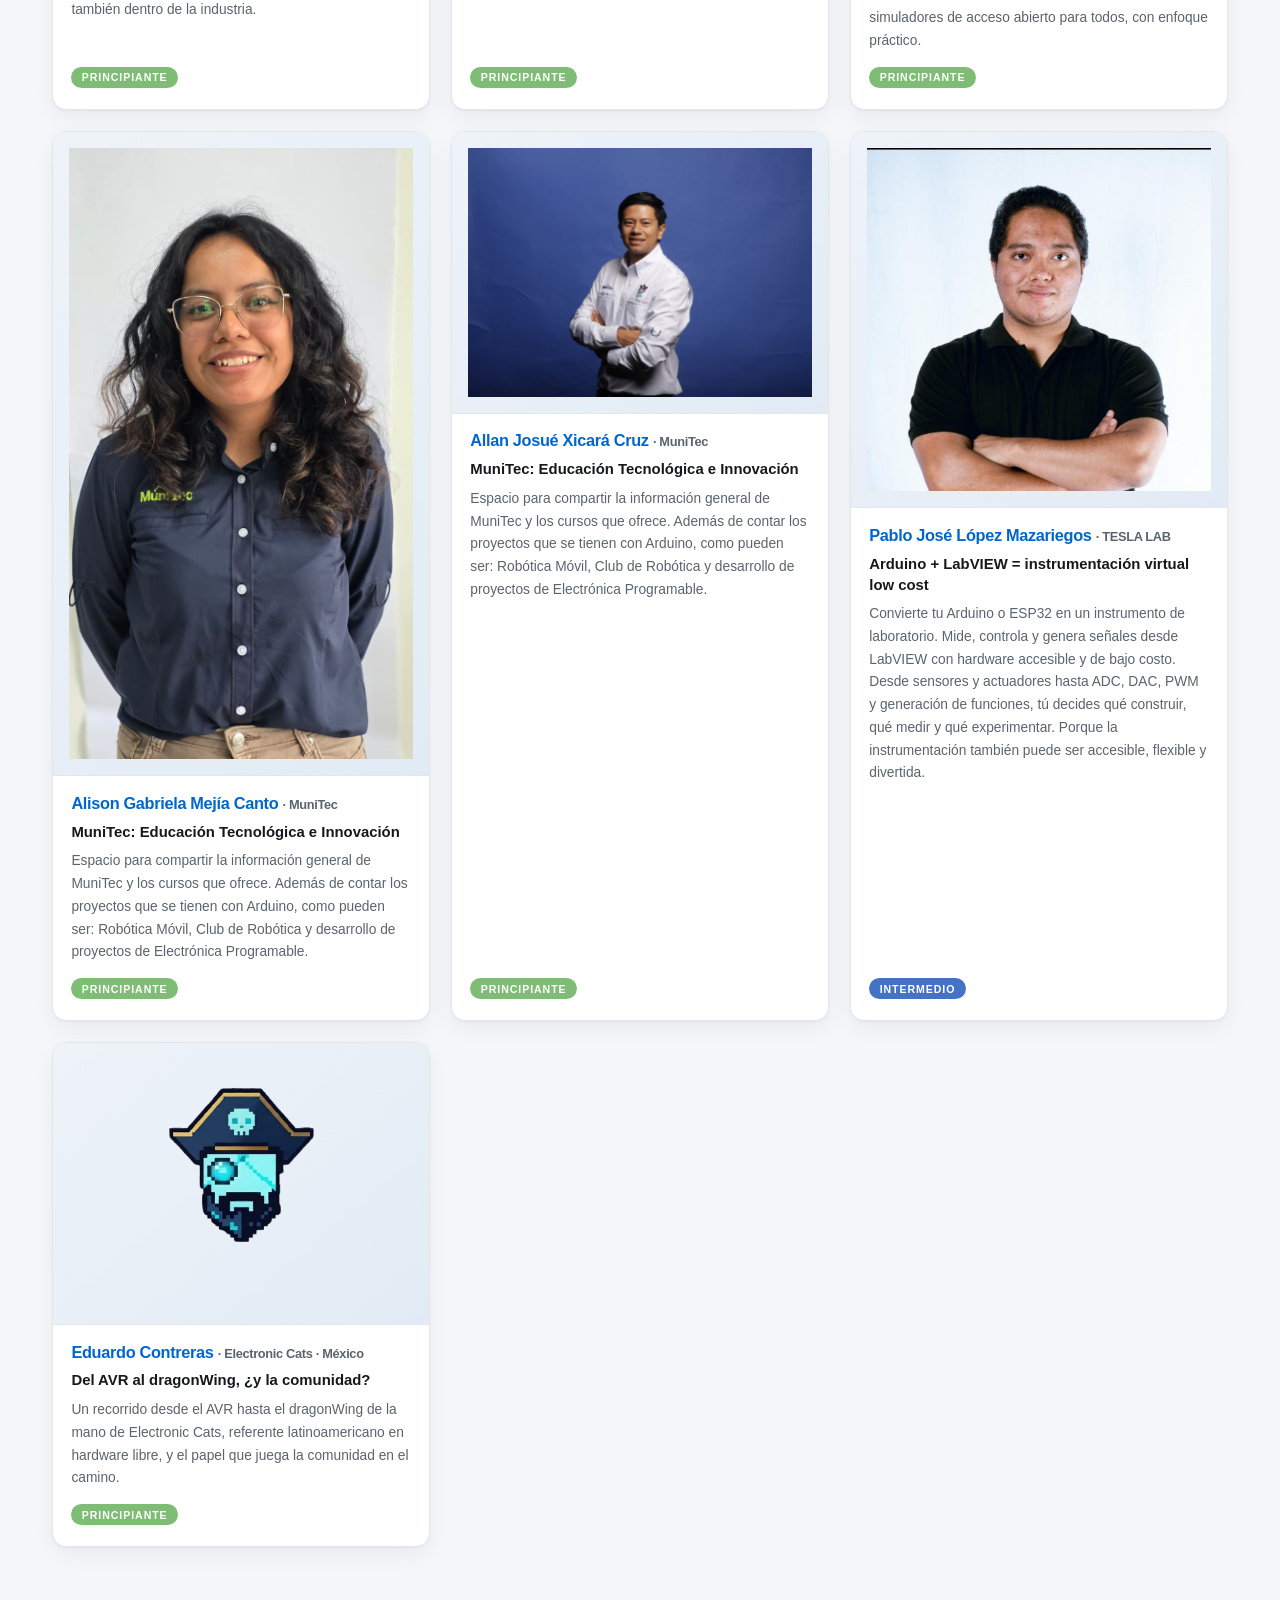
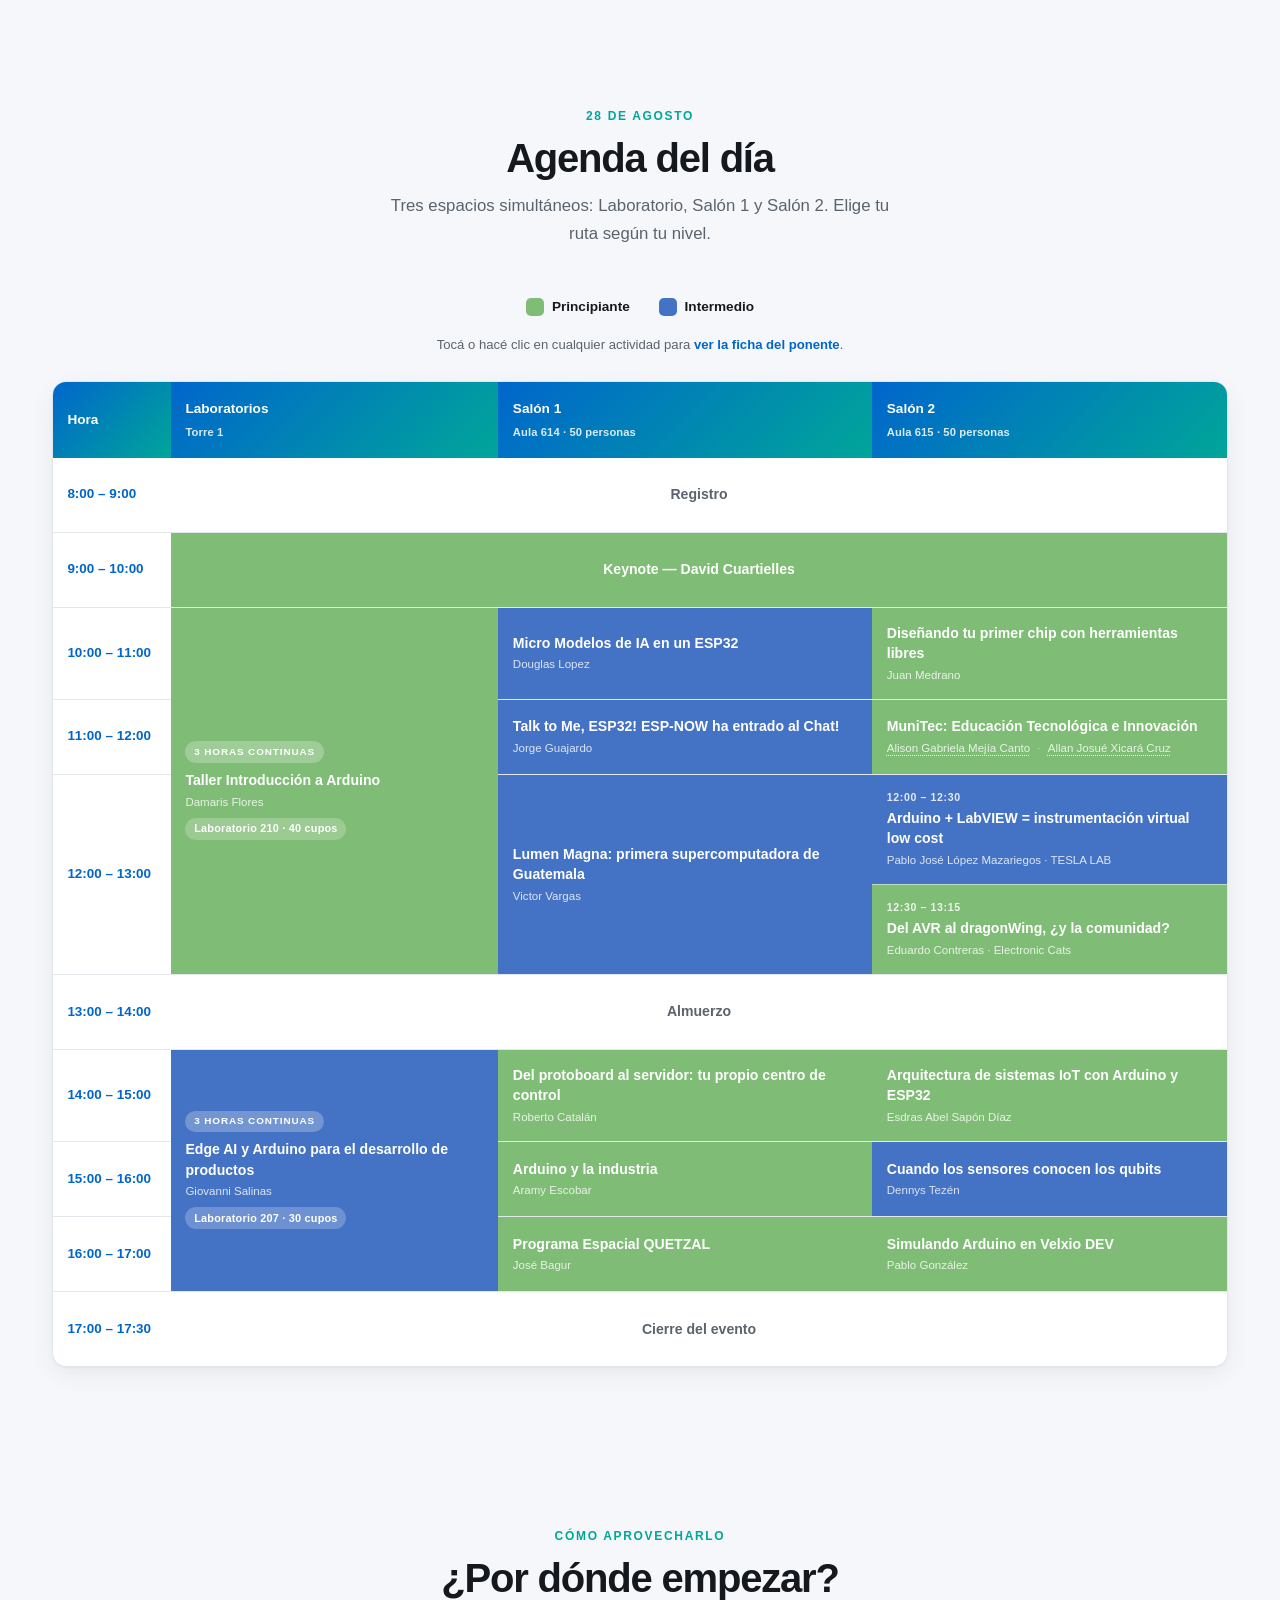
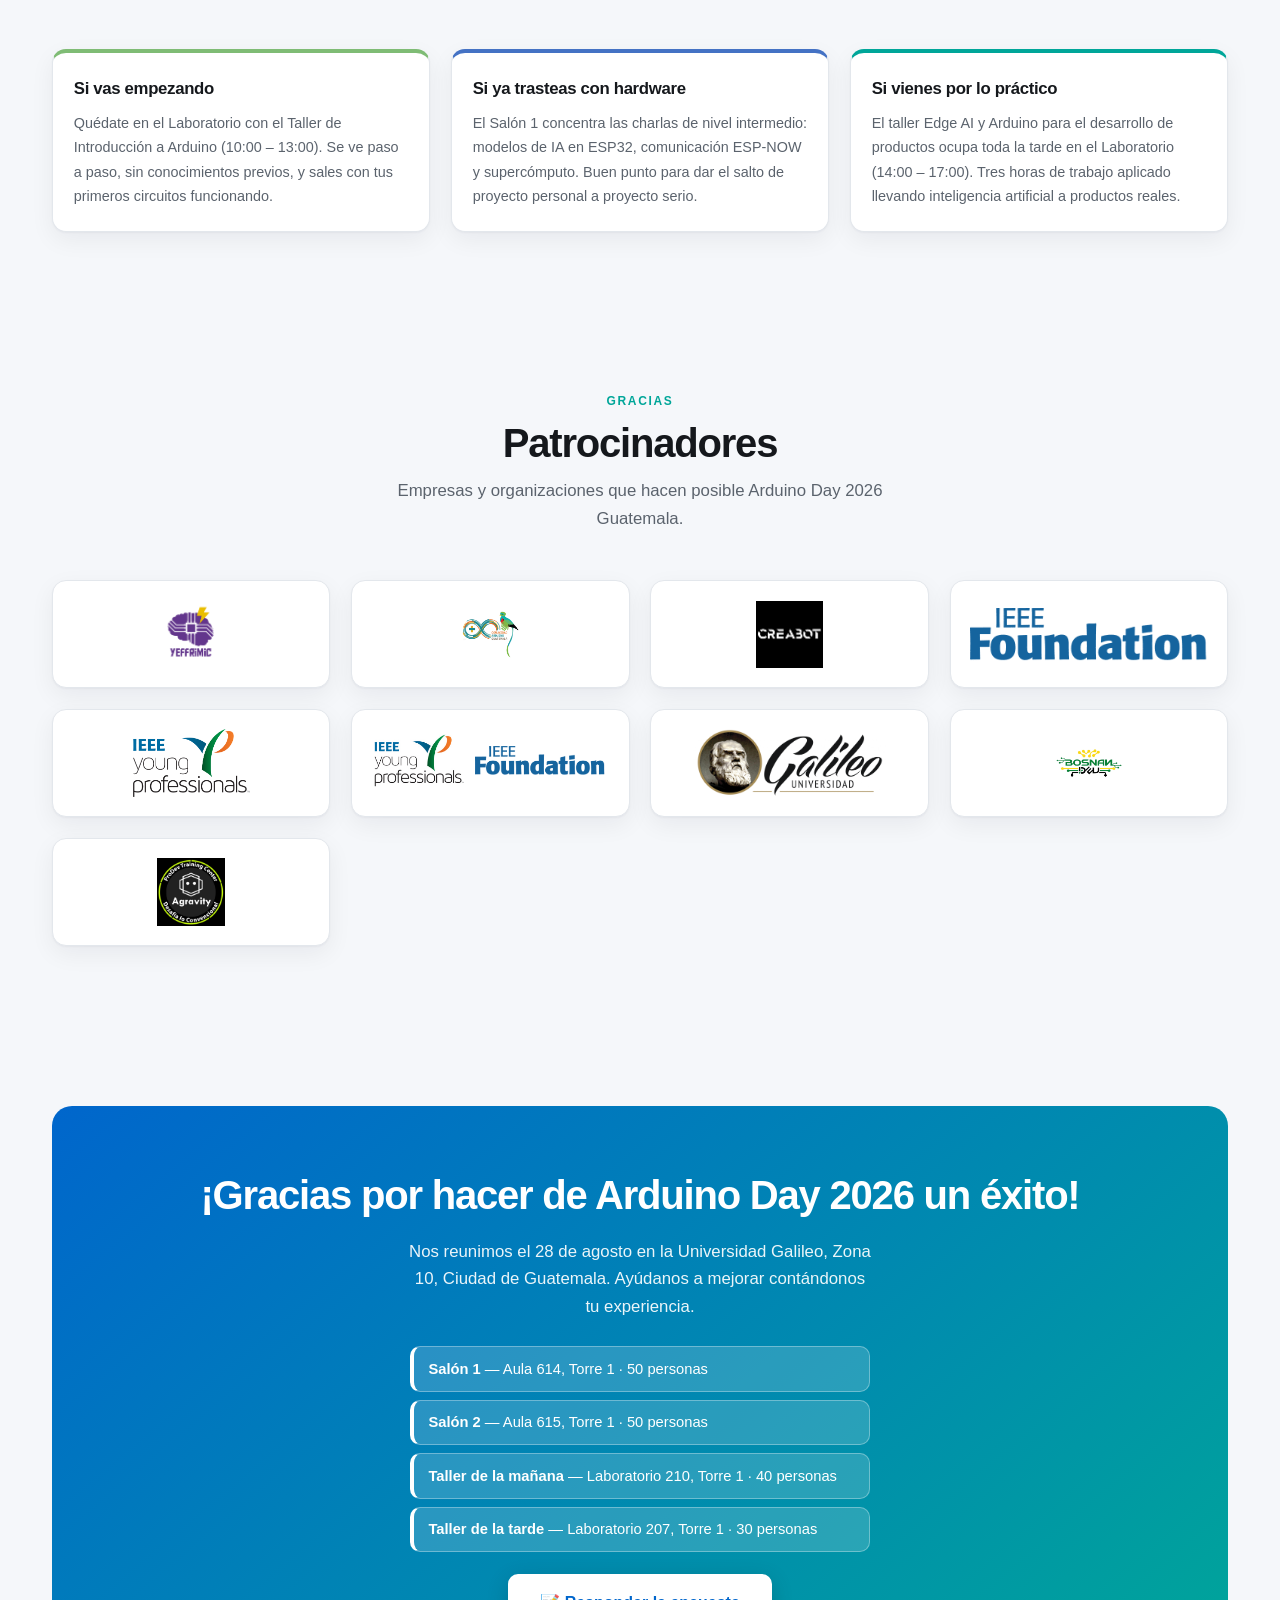
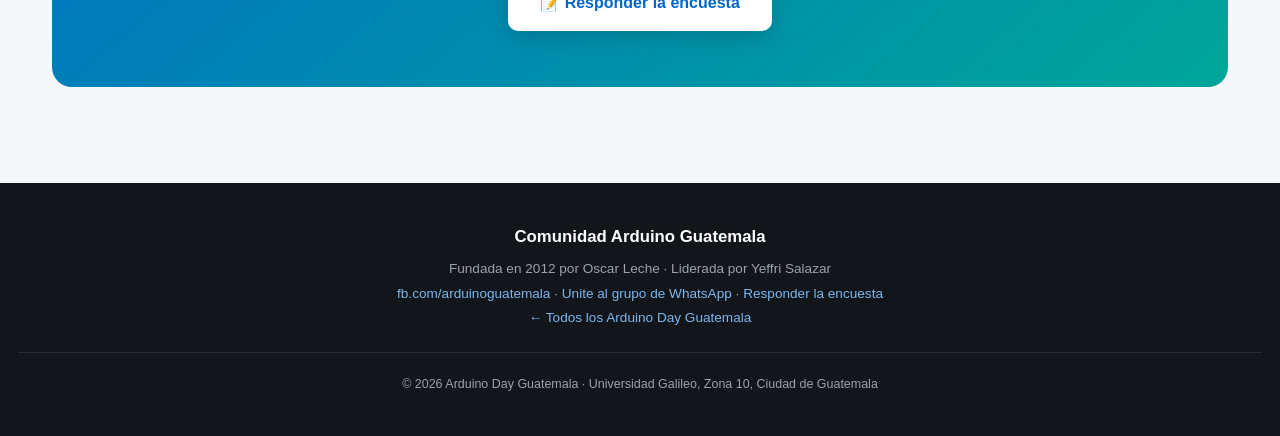
<file: 2026-capital/index.html>
<!DOCTYPE html>
<html lang="es">
<head>
<meta charset="UTF-8">
<meta name="viewport" content="width=device-width, initial-scale=1.0">
<meta name="description" content="Arduino Day 2026 Guatemala — 28 de agosto, Universidad Galileo. ¡Gracias a todos por hacerlo un éxito! Cuéntanos tu experiencia en la encuesta.">
<meta name="author" content="Comunidad Arduino Guatemala">
<meta property="og:title" content="Arduino Day 2026 — Guatemala">
<meta property="og:description" content="¡Gracias por un Arduino Day increíble! 28 de agosto de 2026 · Universidad Galileo, Zona 10">
<meta property="og:type" content="website">
<meta property="og:image" content="img/og-image.jpg">
<link rel="icon" type="image/png" href="img/favicon.png">
<title>Arduino Day 2026 — Comunidad Arduino Guatemala</title>
<link rel="stylesheet" href="css/styles.css">
</head>
<body>

<nav class="nav">
  <div class="wrap nav-in">
    <div class="nav-logo">Arduino Day <span>2026</span></div>
    <div class="nav-links">
      <a href="#keynote">Keynote</a>
      <a href="#ponentes">Ponentes</a>
      <a href="#agenda">Agenda</a>
      <a href="#patrocinadores">Patrocinadores</a>
      <a href="#lugar">Lugar</a>
    </div>
    <a class="nav-cta" href="https://docs.google.com/forms/d/e/1FAIpQLSfm0UI14UukzNtLYur6FOBjVm2wN2UGCoar8RK3q4rTRxB7Dg/viewform?usp=dialog" target="_blank" rel="noopener">Encuesta</a>
  </div>
</nav>

<header class="hero">
  <div class="wrap hero-in">
    <span class="pill">✅ 28 de agosto · Guatemala</span>
    <h1>Arduino Day 2026</h1>
    <p class="sub">Comunidad Arduino Guatemala</p>
    <p class="tag">¡Gracias por hacer de este un día increíble! Talleres, charlas y ponentes internacionales que llenaron la Universidad Galileo. Cuéntanos tu experiencia en la encuesta.</p>
    <div class="hero-btns">
      <a class="btn btn-solid" href="https://docs.google.com/forms/d/e/1FAIpQLSfm0UI14UukzNtLYur6FOBjVm2wN2UGCoar8RK3q4rTRxB7Dg/viewform?usp=dialog" target="_blank" rel="noopener">📝 Responder la encuesta</a>
      <a class="btn btn-whatsapp" href="https://chat.whatsapp.com/Gk3mmh2O2DXJ7RrTjsFXeE" target="_blank" rel="noopener">
        <svg viewBox="0 0 24 24" fill="currentColor" aria-hidden="true"><path d="M12.04 2C6.58 2 2.13 6.45 2.13 11.91c0 1.75.46 3.45 1.32 4.95L2.05 22l5.25-1.38a9.9 9.9 0 0 0 4.74 1.2h.01c5.46 0 9.91-4.45 9.91-9.91C21.96 6.45 17.5 2 12.04 2Zm5.8 14.03c-.24.68-1.4 1.3-1.93 1.36-.5.06-1.02.27-3.44-.72-2.9-1.19-4.77-4.14-4.92-4.33-.14-.2-1.18-1.57-1.18-3 0-1.42.75-2.12 1.01-2.41.27-.28.58-.35.78-.35.2 0 .39 0 .56.01.18.01.42-.07.65.5.24.58.82 2 .89 2.15.07.14.11.31.02.5-.09.2-.14.31-.27.48-.14.17-.29.38-.42.51-.14.14-.28.29-.12.57.16.28.71 1.17 1.53 1.9 1.05.94 1.94 1.23 2.22 1.37.28.14.44.12.6-.07.17-.2.71-.82.9-1.1.19-.28.38-.23.63-.14.26.09 1.66.78 1.94.93.28.14.47.21.53.33.07.13.07.72-.17 1.4Z"/></svg>
        Únete al grupo de WhatsApp
      </a>
      <a class="btn btn-ghost" href="#agenda">Ver la agenda</a>
    </div>
  </div>
</header>

<section id="info">
  <div class="wrap">
    <div class="datos">
      <div class="dato"><div class="ico">📅</div><div class="lbl">Fecha</div><div class="val">28 agosto 2026</div></div>
      <div class="dato"><div class="ico">🕐</div><div class="lbl">Horario</div><div class="val">8:00 – 17:30</div></div>
      <div class="dato"><div class="ico">📍</div><div class="lbl">Sede</div><div class="val">Universidad Galileo</div></div>
      <div class="dato"><div class="ico">🚗</div><div class="lbl">Parqueo</div><div class="val">Q40</div></div>
    </div>
    <div class="aviso"><strong>Parqueo:</strong> Q40 por todo el evento en Universidad Galileo, Zona 10, Ciudad de Guatemala.</div>
  </div>
</section>

<section id="keynote">
  <div class="wrap">
    <div class="titulo"><span class="eyebrow">Charla inaugural</span><h2>Keynote</h2></div>
    <div class="keynote">
      <div class="foto"><img src="fotos/cuartielles.png" alt="David Cuartielles" loading="lazy" decoding="async" onerror="this.parentElement.innerHTML='Foto&lt;br&gt;David Cuartielles'"></div>
      <div>
        <h3>David Cuartielles</h3>
        <div class="rol">Co-fundador de Arduino</div>
        <p class="bio">David Cuartielles es ingeniero de sistemas embebidos y co-fundador de Arduino, la plataforma de hardware y software libre más popular del mundo para creadores, educadores e innovadores. Con más de dos décadas de experiencia en electrónica y tecnología, ha sido pionero en democratizar el acceso a la tecnología, permitiendo que millones de personas alrededor del mundo puedan crear y prototipar sus propias soluciones de hardware. Su visión ha transformado la industria del IoT, la educación STEM y la fabricación digital a nivel global.</p>
      </div>
    </div>
  </div>
</section>

<section id="ponentes">
  <div class="wrap">
    <div class="titulo">
      <span class="eyebrow">Programa</span>
      <h2>Ponentes y talleristas</h2>
      <p>Expertos de Guatemala, México y Latinoamérica compartiendo conocimiento en IoT, inteligencia artificial, electrónica y robótica.</p>
    </div>
    <div class="ponentes" id="grid-ponentes"></div>
  </div>
</section>

<section id="agenda">
  <div class="wrap">
    <div class="titulo">
      <span class="eyebrow">28 de agosto</span>
      <h2>Agenda del día</h2>
      <p>Tres espacios simultáneos: Laboratorio, Salón 1 y Salón 2. Elige tu ruta según tu nivel.</p>
    </div>

    <div class="leyenda">
      <div><i style="background:var(--verde)"></i> Principiante</div>
      <div><i style="background:var(--azul-nivel)"></i> Intermedio</div>
    </div>
    <p class="pista">Tocá o hacé clic en cualquier actividad para <b>ver la ficha del ponente</b>.</p>

    <!-- ===== móvil ===== -->
    <div class="agenda-movil">

      <div class="talleres-movil">
        <div class="rotulo">Talleres continuos · Laboratorios, Torre 1</div>
        <button class="taller-card verde" data-p="damaris" data-h="10:00 – 13:00" data-s="Laboratorio 210, Torre 1">
          <div class="tc-hora">10:00 – 13:00 · 3 horas</div>
          <div class="tc-tit">Taller Introducción a Arduino</div>
          <div class="tc-quien">Damaris Flores</div><div class="tc-sede">Laboratorio 210 · 40 cupos</div>
        </button>
        <button class="taller-card azul" data-p="giovanni" data-h="14:00 – 17:00" data-s="Laboratorio 207, Torre 1">
          <div class="tc-hora">14:00 – 17:00 · 3 horas</div>
          <div class="tc-tit">Edge AI y Arduino para el desarrollo de productos</div>
          <div class="tc-quien">Giovanni Salinas</div><div class="tc-sede">Laboratorio 207 · 30 cupos</div>
        </button>
      </div>

      <div class="rotulo">Charlas por horario · Aulas 614 y 615, Torre 1</div>

      <div class="bloque full">
        <div class="hora">8:00 – 9:00</div>
        <div class="items"><div class="item neutro"><div class="act">Registro</div></div></div>
      </div>

      <div class="bloque full">
        <div class="hora">9:00 – 10:00</div>
        <div class="items">
          <button class="item verde" data-p="cuartielles" data-h="9:00 – 10:00" data-s="Todas las salas"><div class="act">Keynote — David Cuartielles</div></button>
        </div>
      </div>

      <div class="bloque">
        <div class="hora">10:00 – 11:00</div>
        <div class="items">
          <button class="item azul" data-p="douglas" data-h="10:00 – 11:00" data-s="Salón 1 · Aula 614, Torre 1"><div class="sala">Salón 1 · Aula 614</div><div class="act">Micro Modelos de IA en un ESP32 — Douglas Lopez</div></button>
          <button class="item verde" data-p="juan" data-h="10:00 – 11:00" data-s="Salón 2 · Aula 615, Torre 1"><div class="sala">Salón 2 · Aula 615</div><div class="act">Diseñando tu primer chip con herramientas libres — Juan Medrano</div></button>
        </div>
      </div>

      <div class="bloque">
        <div class="hora">11:00 – 12:00</div>
        <div class="items">
          <button class="item azul" data-p="jorge" data-h="11:00 – 12:00" data-s="Salón 1 · Aula 614, Torre 1"><div class="sala">Salón 1 · Aula 614</div><div class="act">Talk to Me, ESP32! ESP-NOW ha entrado al Chat! — Jorge Guajardo</div></button>
          <div class="item verde duo" data-p="alison" data-h="11:00 – 12:00" data-s="Salón 2 · Aula 615, Torre 1" tabindex="0" role="button"><div class="sala">Salón 2 · Aula 615</div><div class="act">MuniTec: Educación Tecnológica e Innovación</div><div class="duo-quien"><span class="duo-nombre" data-p="alison" data-h="11:00 – 12:00" data-s="Salón 2 · Aula 615, Torre 1" tabindex="0" role="button">Alison Gabriela Mejía Canto ›</span><span class="duo-nombre" data-p="allan" data-h="11:00 – 12:00" data-s="Salón 2 · Aula 615, Torre 1" tabindex="0" role="button">Allan Josué Xicará Cruz ›</span></div></div>
        </div>
      </div>

      <div class="bloque">
        <div class="hora">12:00 – 13:00</div>
        <div class="items">
          <button class="item azul" data-p="victor" data-h="12:00 – 13:00" data-s="Salón 1 · Aula 614, Torre 1"><div class="sala">Salón 1 · Aula 614</div><div class="act">Lumen Magna: primera supercomputadora de Guatemala — Victor Vargas</div></button>
          <button class="item azul" data-p="pablom" data-h="12:00 – 12:30" data-s="Salón 2 · Aula 615, Torre 1"><div class="sala">Salón 2 · Aula 615 · 12:00 – 12:30</div><div class="act">Arduino + LabVIEW = instrumentación virtual low cost — Pablo José López Mazariegos</div></button>
          <button class="item verde" data-p="cats" data-h="12:30 – 13:15" data-s="Salón 2 · Aula 615, Torre 1"><div class="sala">Salón 2 · Aula 615 · 12:30 – 13:15</div><div class="act">Del AVR al dragonWing, ¿y la comunidad? — Eduardo Contreras (Electronic Cats)</div></button>
        </div>
      </div>

      <div class="bloque full">
        <div class="hora">13:00 – 14:00</div>
        <div class="items"><div class="item neutro"><div class="act">Almuerzo</div></div></div>
      </div>

      <div class="bloque">
        <div class="hora">14:00 – 15:00</div>
        <div class="items">
          <button class="item verde" data-p="roberto" data-h="14:00 – 15:00" data-s="Salón 1 · Aula 614, Torre 1"><div class="sala">Salón 1 · Aula 614</div><div class="act">Del protoboard al servidor: tu propio centro de control — Roberto Catalán</div></button>
          <button class="item verde" data-p="esdras" data-h="14:00 – 15:00" data-s="Salón 2 · Aula 615, Torre 1"><div class="sala">Salón 2 · Aula 615</div><div class="act">Arquitectura de sistemas IoT con Arduino y ESP32 — Esdras Abel Sapón Díaz</div></button>
        </div>
      </div>

      <div class="bloque">
        <div class="hora">15:00 – 16:00</div>
        <div class="items">
          <button class="item verde" data-p="aramy" data-h="15:00 – 16:00" data-s="Salón 1 · Aula 614, Torre 1"><div class="sala">Salón 1 · Aula 614</div><div class="act">Arduino y la industria — Aramy Escobar</div></button>
          <button class="item azul" data-p="dennys" data-h="15:00 – 16:00" data-s="Salón 2 · Aula 615, Torre 1"><div class="sala">Salón 2 · Aula 615</div><div class="act">Cuando los sensores conocen los qubits — Dennys Tezén</div></button>
        </div>
      </div>

      <div class="bloque">
        <div class="hora">16:00 – 17:00</div>
        <div class="items">
          <button class="item verde" data-p="bagur" data-h="16:00 – 17:00" data-s="Salón 1 · Aula 614, Torre 1"><div class="sala">Salón 1 · Aula 614</div><div class="act">Programa Espacial QUETZAL — José Bagur</div></button>
          <button class="item verde" data-p="pablo" data-h="16:00 – 17:00" data-s="Salón 2 · Aula 615, Torre 1"><div class="sala">Salón 2 · Aula 615</div><div class="act">Simulando Arduino en Velxio DEV — Pablo González</div></button>
        </div>
      </div>

      <div class="bloque full">
        <div class="hora">17:00 – 17:30</div>
        <div class="items"><div class="item neutro"><div class="act">Cierre del evento</div></div></div>
      </div>

    </div>

    <!-- ===== escritorio ===== -->
    <div class="agenda-tabla">
      <table>
        <thead><tr><th class="th-hora">Hora</th><th>Laboratorios <span class="th-sub">Torre 1</span></th><th>Salón 1 <span class="th-sub">Aula 614 · 50 personas</span></th><th>Salón 2 <span class="th-sub">Aula 615 · 50 personas</span></th></tr></thead>
        <tbody>
          <tr>
            <td class="hcol">8:00 – 9:00</td>
            <td colspan="3" class="c-centro"><div class="celda">Registro</div></td>
          </tr>
          <tr>
            <td class="hcol">9:00 – 10:00</td>
            <td colspan="3" class="c-verde" data-p="cuartielles" data-h="9:00 – 10:00" data-s="Todas las salas" tabindex="0">
              <div class="celda" style="text-align:center"><span class="celda-txt">Keynote — David Cuartielles</span></div>
            </td>
          </tr>
          <tr>
            <td class="hcol">10:00 – 11:00</td>
            <td rowspan="3" class="c-verde celda-larga" data-p="damaris" data-h="10:00 – 13:00" data-s="Laboratorio 210, Torre 1" tabindex="0">
              <div class="celda"><span class="tag-continuo">3 horas continuas</span><span class="celda-txt">Taller Introducción a Arduino</span><span class="celda-sub">Damaris Flores</span><span class="celda-sede">Laboratorio 210 · 40 cupos</span></div>
            </td>
            <td class="c-azul" data-p="douglas" data-h="10:00 – 11:00" data-s="Salón 1 · Aula 614, Torre 1" tabindex="0"><div class="celda"><span class="celda-txt">Micro Modelos de IA en un ESP32</span><span class="celda-sub">Douglas Lopez</span></div></td>
            <td class="c-verde" data-p="juan" data-h="10:00 – 11:00" data-s="Salón 2 · Aula 615, Torre 1" tabindex="0"><div class="celda"><span class="celda-txt">Diseñando tu primer chip con herramientas libres</span><span class="celda-sub">Juan Medrano</span></div></td>
          </tr>
          <tr>
            <td class="hcol">11:00 – 12:00</td>
            <td class="c-azul" data-p="jorge" data-h="11:00 – 12:00" data-s="Salón 1 · Aula 614, Torre 1" tabindex="0"><div class="celda"><span class="celda-txt">Talk to Me, ESP32! ESP-NOW ha entrado al Chat!</span><span class="celda-sub">Jorge Guajardo</span></div></td>
            <td class="c-verde" data-p="alison" data-h="11:00 – 12:00" data-s="Salón 2 · Aula 615, Torre 1" tabindex="0"><div class="celda"><span class="celda-txt">MuniTec: Educación Tecnológica e Innovación</span><span class="celda-sub duo-quien"><span class="duo-nombre" data-p="alison" data-h="11:00 – 12:00" data-s="Salón 2 · Aula 615, Torre 1" tabindex="0" role="button">Alison Gabriela Mejía Canto</span><span class="duo-sep">·</span><span class="duo-nombre" data-p="allan" data-h="11:00 – 12:00" data-s="Salón 2 · Aula 615, Torre 1" tabindex="0" role="button">Allan Josué Xicará Cruz</span></span></div></td>
          </tr>
          <tr>
            <td class="hcol">12:00 – 13:00</td>
            <td class="c-azul" data-p="victor" data-h="12:00 – 13:00" data-s="Salón 1 · Aula 614, Torre 1" tabindex="0"><div class="celda"><span class="celda-txt">Lumen Magna: primera supercomputadora de Guatemala</span><span class="celda-sub">Victor Vargas</span></div></td>
            <td class="c-partida">
              <div class="partida">
                <div class="media c-azul" data-p="pablom" data-h="12:00 – 12:30" data-s="Salón 2 · Aula 615, Torre 1" tabindex="0"><div class="celda"><span class="media-hora">12:00 – 12:30</span><span class="celda-txt">Arduino + LabVIEW = instrumentación virtual low cost</span><span class="celda-sub">Pablo José López Mazariegos · TESLA LAB</span></div></div>
                <div class="media c-verde" data-p="cats" data-h="12:30 – 13:15" data-s="Salón 2 · Aula 615, Torre 1" tabindex="0"><div class="celda"><span class="media-hora">12:30 – 13:15</span><span class="celda-txt">Del AVR al dragonWing, ¿y la comunidad?</span><span class="celda-sub">Eduardo Contreras · Electronic Cats</span></div></div>
              </div>
            </td>
          </tr>
          <tr>
            <td class="hcol">13:00 – 14:00</td>
            <td colspan="3" class="c-centro"><div class="celda">Almuerzo</div></td>
          </tr>
          <tr>
            <td class="hcol">14:00 – 15:00</td>
            <td rowspan="3" class="c-azul celda-larga" data-p="giovanni" data-h="14:00 – 17:00" data-s="Laboratorio 207, Torre 1" tabindex="0">
              <div class="celda"><span class="tag-continuo">3 horas continuas</span><span class="celda-txt">Edge AI y Arduino para el desarrollo de productos</span><span class="celda-sub">Giovanni Salinas</span><span class="celda-sede">Laboratorio 207 · 30 cupos</span></div>
            </td>
            <td class="c-verde" data-p="roberto" data-h="14:00 – 15:00" data-s="Salón 1 · Aula 614, Torre 1" tabindex="0"><div class="celda"><span class="celda-txt">Del protoboard al servidor: tu propio centro de control</span><span class="celda-sub">Roberto Catalán</span></div></td>
            <td class="c-verde" data-p="esdras" data-h="14:00 – 15:00" data-s="Salón 2 · Aula 615, Torre 1" tabindex="0"><div class="celda"><span class="celda-txt">Arquitectura de sistemas IoT con Arduino y ESP32</span><span class="celda-sub">Esdras Abel Sapón Díaz</span></div></td>
          </tr>
          <tr>
            <td class="hcol">15:00 – 16:00</td>
            <td class="c-verde" data-p="aramy" data-h="15:00 – 16:00" data-s="Salón 1 · Aula 614, Torre 1" tabindex="0"><div class="celda"><span class="celda-txt">Arduino y la industria</span><span class="celda-sub">Aramy Escobar</span></div></td>
            <td class="c-azul" data-p="dennys" data-h="15:00 – 16:00" data-s="Salón 2 · Aula 615, Torre 1" tabindex="0"><div class="celda"><span class="celda-txt">Cuando los sensores conocen los qubits</span><span class="celda-sub">Dennys Tezén</span></div></td>
          </tr>
          <tr>
            <td class="hcol">16:00 – 17:00</td>
            <td class="c-verde" data-p="bagur" data-h="16:00 – 17:00" data-s="Salón 1 · Aula 614, Torre 1" tabindex="0"><div class="celda"><span class="celda-txt">Programa Espacial QUETZAL</span><span class="celda-sub">José Bagur</span></div></td>
            <td class="c-verde" data-p="pablo" data-h="16:00 – 17:00" data-s="Salón 2 · Aula 615, Torre 1" tabindex="0"><div class="celda"><span class="celda-txt">Simulando Arduino en Velxio DEV</span><span class="celda-sub">Pablo González</span></div></td>
          </tr>
          <tr>
            <td class="hcol">17:00 – 17:30</td>
            <td colspan="3" class="c-centro"><div class="celda">Cierre del evento</div></td>
          </tr>
        </tbody>
      </table>
    </div>
  </div>
</section>

<section id="guia">
  <div class="wrap">
    <div class="titulo"><span class="eyebrow">Cómo aprovecharlo</span><h2>¿Por dónde empezar?</h2></div>
    <div class="guias">
      <div class="guia"><h3>Si vas empezando</h3><p>Quédate en el Laboratorio con el Taller de Introducción a Arduino (10:00 – 13:00). Se ve paso a paso, sin conocimientos previos, y sales con tus primeros circuitos funcionando.</p></div>
      <div class="guia"><h3>Si ya trasteas con hardware</h3><p>El Salón 1 concentra las charlas de nivel intermedio: modelos de IA en ESP32, comunicación ESP-NOW y supercómputo. Buen punto para dar el salto de proyecto personal a proyecto serio.</p></div>
      <div class="guia"><h3>Si vienes por lo práctico</h3><p>El taller Edge AI y Arduino para el desarrollo de productos ocupa toda la tarde en el Laboratorio (14:00 – 17:00). Tres horas de trabajo aplicado llevando inteligencia artificial a productos reales.</p></div>
    </div>
  </div>
</section>

<section id="patrocinadores">
  <div class="wrap">
    <div class="titulo">
      <span class="eyebrow">Gracias</span>
      <h2>Patrocinadores</h2>
      <p>Empresas y organizaciones que hacen posible Arduino Day 2026 Guatemala.</p>
    </div>
    <div class="patrocinadores" id="grid-patrocinadores"></div>
  </div>
</section>

<section id="lugar">
  <div class="wrap">
    <div class="cierre">
      <h2>¡Gracias por hacer de Arduino Day 2026 un éxito!</h2>
      <p>Nos reunimos el 28 de agosto en la Universidad Galileo, Zona 10, Ciudad de Guatemala. Ayúdanos a mejorar contándonos tu experiencia.</p>
      <ul class="salones">
        <li><b>Salón 1</b> — Aula 614, Torre 1 · 50 personas</li>
        <li><b>Salón 2</b> — Aula 615, Torre 1 · 50 personas</li>
        <li><b>Taller de la mañana</b> — Laboratorio 210, Torre 1 · 40 personas</li>
        <li><b>Taller de la tarde</b> — Laboratorio 207, Torre 1 · 30 personas</li>
      </ul>
      <a class="btn btn-solid" href="https://docs.google.com/forms/d/e/1FAIpQLSfm0UI14UukzNtLYur6FOBjVm2wN2UGCoar8RK3q4rTRxB7Dg/viewform?usp=dialog" target="_blank" rel="noopener">📝 Responder la encuesta</a>
    </div>
  </div>
</section>

<footer>
  <div class="marca">Comunidad Arduino Guatemala</div>
  <p>Fundada en 2012 por Oscar Leche · Liderada por Yeffri Salazar</p>
  <p><a href="https://fb.com/arduinoguatemala" target="_blank" rel="noopener">fb.com/arduinoguatemala</a> · <a href="https://chat.whatsapp.com/Gk3mmh2O2DXJ7RrTjsFXeE" target="_blank" rel="noopener">Unite al grupo de WhatsApp</a> · <a href="https://docs.google.com/forms/d/e/1FAIpQLSfm0UI14UukzNtLYur6FOBjVm2wN2UGCoar8RK3q4rTRxB7Dg/viewform?usp=dialog" target="_blank" rel="noopener">Responder la encuesta</a></p>
  <p><a href="../">← Todos los Arduino Day Guatemala</a></p>
  <p class="legal">© 2026 Arduino Day Guatemala · Universidad Galileo, Zona 10, Ciudad de Guatemala</p>
</footer>

<!-- ===== ficha del ponente ===== -->
<div class="overlay" id="overlay" role="dialog" aria-modal="true" aria-labelledby="ficha-titulo">
  <div class="ficha" id="ficha">
    <button class="ficha-cerrar" id="cerrar" aria-label="Cerrar ficha">✕</button>
    <div class="ficha-foto" id="ficha-foto"></div>
    <div class="ficha-cuerpo">
      <div class="ficha-meta" id="ficha-meta"></div>
      <h3 id="ficha-titulo"></h3>
      <div class="quien" id="ficha-quien"></div>
      <div class="org" id="ficha-org"></div>
      <p class="desc" id="ficha-desc"></p>
    </div>
  </div>
</div>

<script src="js/main.js" defer></script>

</body>
</html>
</file>
<file: 2026-antigua/css/estilos.css>
/* Arduino Day 2026 · Antigua Guatemala — identidad basada en el kit AD21 */
:root {
  --fondo: #7FCBCD;
  --texto: #00494C;
  --logo: #00676B;
  --medio: #00898D;
  --claro: #EAF6F6;
  --naranja: #E8601C;
  --pastilla: #D9531A;
  --hora: #C2410C;
  --blanco: #FFFFFF;
  --mono: "Roboto Mono", ui-monospace, "SFMono-Regular", Menlo, Consolas, monospace;
  --sans: "Open Sans", system-ui, -apple-system, "Segoe UI", Roboto, sans-serif;
  --radio: 20px;
  --sombra: 0 6px 24px rgba(0, 73, 76, .12);
}

* { box-sizing: border-box; }
html { scroll-behavior: smooth; scroll-padding-top: 76px; }
body {
  margin: 0;
  font-family: var(--sans);
  font-size: 1rem;
  line-height: 1.6;
  color: var(--texto);
  background: var(--fondo);
}
img { max-width: 100%; display: block; }
a { color: var(--logo); }
h1, h2, h3 { font-family: var(--mono); line-height: 1.2; margin: 0 0 .5em; }
h2 { font-size: clamp(1.6rem, 4vw, 2.2rem); }
.wrap { width: 100%; max-width: 1080px; margin: 0 auto; padding-inline: 20px; }
section { padding-block: 44px; }

/* ---------- piezas comunes ---------- */
.pastilla {
  display: inline-block;
  font-family: var(--mono);
  font-size: .78rem;
  font-weight: 700;
  letter-spacing: .04em;
  text-transform: uppercase;
  color: var(--blanco);
  background: var(--pastilla);
  border-radius: 999px;
  padding: .3em .95em;
  margin-bottom: .9em;
}
.tarjeta {
  background: var(--blanco);
  border-radius: var(--radio);
  padding: clamp(22px, 4vw, 36px);
  box-shadow: var(--sombra);
}
.btn {
  display: inline-flex; align-items: center; justify-content: center;
  font-family: var(--mono); font-weight: 700; font-size: 1rem;
  text-decoration: none;
  border-radius: 999px;
  padding: .8em 1.5em;
  border: 2px solid transparent;
  transition: transform .15s, background .15s;
}
.btn:hover { transform: translateY(-2px); }
.btn-naranja { background: var(--naranja); color: var(--blanco); }
.btn-naranja:hover { background: var(--pastilla); }
.btn-verde { background: var(--logo); color: var(--blanco); }
.btn-borde { border-color: var(--logo); color: var(--logo); background: transparent; }
.btn-borde:hover { background: var(--claro); }
.titulo { text-align: center; margin-bottom: 28px; }
.titulo p { max-width: 560px; margin: 0 auto; }
.dos-col { display: grid; gap: 24px; }
@media (min-width: 820px) { .dos-col { grid-template-columns: 1.5fr 1fr; align-items: start; } }

/* ---------- nav ---------- */
.nav {
  position: sticky; top: 0; z-index: 10;
  background: rgba(255, 255, 255, .96);
  backdrop-filter: blur(6px);
  border-bottom: 2px dashed var(--fondo);
  padding-top: env(safe-area-inset-top, 0px);
}
.nav-in { display: flex; align-items: center; gap: 16px; min-height: 60px; }
.nav-logo { font-family: var(--mono); font-weight: 700; color: var(--logo); text-decoration: none; font-size: 1.05rem; white-space: nowrap; }
.nav-logo b { color: var(--logo); }
.nav-logo span { color: var(--naranja); }
.nav-links { display: none; gap: 22px; margin-left: auto; }
.nav-links a { font-family: var(--mono); font-size: .9rem; text-decoration: none; color: var(--texto); }
.nav-links a:hover { color: var(--naranja); }
.pill-btn {
  margin-left: auto;
  font-family: var(--mono); font-weight: 700; font-size: .9rem;
  background: var(--naranja); color: var(--blanco);
  text-decoration: none; border-radius: 999px; padding: .45em 1.1em;
}
@media (min-width: 760px) { .nav-links { display: flex; } .pill-btn { margin-left: 0; } }

/* ---------- hero ---------- */
.hero { padding-bottom: 12px; }
.franja { width: 100%; max-width: 1600px; height: auto; margin: 0 auto; }
.hero-card {
  position: relative;
  background: var(--blanco);
  border-radius: var(--radio);
  box-shadow: var(--sombra);
  padding: clamp(24px, 5vw, 48px);
  margin-top: clamp(-120px, -9vw, -24px);
  max-width: 760px;
}
.marca { display: flex; align-items: center; gap: clamp(12px, 3vw, 28px); margin-bottom: 18px; flex-wrap: wrap; }
.marca img { width: clamp(120px, 26vw, 200px); height: auto; }
.marca-txt { display: flex; flex-direction: column; font-family: var(--mono); font-weight: 700; font-size: clamp(2.1rem, 7vw, 3.4rem); line-height: 1.05; }
.m-arduino { color: var(--logo); }
.m-day { color: var(--naranja); }
.m-anio { color: var(--logo); font-weight: 400; }
.hero h1 { font-size: clamp(1.5rem, 4.5vw, 2.1rem); color: var(--texto); margin-bottom: .2em; }
.lema { font-size: 1.1rem; margin: 0 0 .4em; }
.cuando { font-weight: 700; color: var(--hora); margin: 0 0 1em; }
.chips { display: flex; flex-wrap: wrap; gap: 8px; margin: 0 0 1.2em; }
.chips span { font-family: var(--mono); font-size: .85rem; background: var(--claro); color: var(--logo); border-radius: 999px; padding: .25em .85em; }
.chips .naranja { background: var(--naranja); color: var(--blanco); font-weight: 700; }
.cuenta {
  display: flex; flex-wrap: wrap; gap: 10px;
  font-family: var(--mono); margin-bottom: 1.4em;
}
.cuenta span { background: var(--claro); border: 2px dashed var(--fondo); border-radius: 14px; padding: .4em .9em; font-size: .9rem; }
.cuenta b { font-size: 1.5rem; color: var(--naranja); margin-right: .2em; }
.hero-btns, .fila-btns { display: flex; flex-wrap: wrap; gap: 12px; }

/* ---------- datos ---------- */
.datos-sec { padding-block: 24px; }
.datos { display: grid; grid-template-columns: repeat(2, 1fr); gap: 14px; }
@media (min-width: 760px) { .datos { grid-template-columns: repeat(4, 1fr); } }
.dato { background: var(--claro); border-radius: 16px; padding: 16px 18px; border: 2px dashed var(--blanco); }
.dato .lbl { display: block; font-family: var(--mono); font-size: .75rem; text-transform: uppercase; letter-spacing: .06em; color: var(--hora); font-weight: 700; }
.dato .val { display: block; font-family: var(--mono); font-weight: 700; font-size: 1.02rem; color: var(--texto); }

/* ---------- evento ---------- */
.aviso { border: 3px dashed var(--naranja); }
.aviso h3 { font-size: 1.5rem; color: var(--naranja); }
.fuerte { font-weight: 700; }

/* ---------- agenda ---------- */
.agenda { list-style: none; margin: 0; padding: 0; position: relative; }
.ag { display: grid; grid-template-columns: 64px 1fr; gap: 14px; position: relative; padding-bottom: 18px; }
.ag::before { /* línea punteada que une la agenda */
  content: ""; position: absolute; left: 31px; top: 34px; bottom: 0;
  border-left: 2px dashed var(--blanco);
}
.ag:last-child::before { display: none; }
.ag-hora {
  font-family: var(--mono); font-weight: 700; font-size: 1.05rem; color: var(--hora);
  background: var(--blanco); border-radius: 12px; text-align: center;
  padding: 6px 4px; height: fit-content; position: relative; z-index: 1;
  line-height: 1.15;
}
.ag-hora small { display: block; font-size: .68rem; font-weight: 500; }
.ag-cuerpo { background: var(--blanco); border-radius: var(--radio); padding: 20px 22px; box-shadow: var(--sombra); }
.ag-tit { font-family: var(--mono); font-size: 1.05rem; color: var(--texto); font-weight: 700; margin: 0 0 12px; }
.quienes { display: flex; flex-direction: column; gap: 10px; margin-bottom: 10px; }
.quienes.duo { flex-direction: row; flex-wrap: wrap; gap: 12px 24px; }
.quienes.duo .quien { flex: 1 1 220px; }
.quien { display: flex; align-items: center; gap: 12px; }
.nombre { font-family: var(--mono); font-weight: 700; font-size: clamp(1.15rem, 2.6vw, 1.4rem); color: var(--logo); line-height: 1.2; }
.avatar {
  flex: none; width: 64px; height: 64px; border-radius: 50%;
  border: 3px solid var(--fondo); overflow: hidden;
  background: var(--claro);
  display: grid; place-items: center;
}
.avatar img { width: 100%; height: 100%; object-fit: cover; }
.avatar.ini { font-family: var(--mono); font-weight: 700; color: var(--medio); font-size: 1.2rem; }
.avatar.logo { background: var(--blanco); }
.avatar.logo img { object-fit: contain; padding: 6px; }
.ag-org { font-size: .9rem; font-weight: 600; color: var(--medio); margin: 0 0 6px; }
.ag-res { margin: 0; }
.ag-link { display: inline-block; margin-top: 8px; font-family: var(--mono); font-size: .9rem; font-weight: 700; }
.pendiente .ag-res { font-style: italic; color: var(--medio); }

.ag.keynote .ag-cuerpo { border: 3px solid var(--naranja); }
.ag.keynote .avatar { width: 88px; height: 88px; }
.ag.keynote .nombre { font-size: clamp(1.35rem, 3.2vw, 1.75rem); }

.ag.pausa .ag-cuerpo {
  background: var(--claro); box-shadow: none; border: 2px dashed var(--medio);
  padding: 10px 18px; display: flex; flex-wrap: wrap; align-items: baseline; gap: 4px 12px;
}
.ag.pausa .ag-tit { margin: 0; }
.ag-nota { font-size: .9rem; color: var(--medio); }

@media (min-width: 760px) {
  .ag { grid-template-columns: 88px 1fr; gap: 20px; }
  .ag::before { left: 43px; }
  .ag-hora { font-size: 1.25rem; }
}

/* ---------- lugar ---------- */
.qr { text-align: center; }
.qr img { width: min(240px, 100%); height: auto; margin: 0 auto 8px; }
.qr p { margin: 0; font-family: var(--mono); font-weight: 700; word-break: break-word; }

/* ---------- faq ---------- */
.faq { max-width: 760px; margin: 0 auto; display: grid; gap: 12px; }
.faq details { background: var(--blanco); border-radius: 16px; box-shadow: var(--sombra); }
.faq summary {
  cursor: pointer; list-style: none;
  font-family: var(--mono); font-weight: 700; color: var(--texto);
  padding: 16px 20px; display: flex; justify-content: space-between; gap: 12px;
}
.faq summary::-webkit-details-marker { display: none; }
.faq summary::after { content: "+"; color: var(--naranja); font-size: 1.3rem; line-height: 1; }
.faq details[open] summary::after { content: "–"; }
.faq details p { margin: 0; padding: 0 20px 18px; }

/* ---------- organizan ---------- */
.logos-bloque { display: grid; gap: 28px; }
.grupo h3 {
  font-size: .85rem; text-transform: uppercase; letter-spacing: .08em; color: var(--hora);
  padding-bottom: 10px; border-bottom: 2px dashed var(--fondo); margin-bottom: 18px;
}
.logos { display: flex; flex-wrap: wrap; align-items: center; gap: 24px 40px; }
.l-alto { height: 110px; width: auto; }
.l-ancho { height: 64px; width: auto; }
.l-tira { width: min(620px, 100%); height: auto; }
.xibalba { display: inline-flex; align-items: center; gap: 12px; font-family: var(--mono); font-weight: 700; font-size: 1.15rem; color: var(--texto); }
.xibalba img { height: 80px; width: auto; }

/* ---------- pie ---------- */
.pie {
  background: var(--texto); color: var(--claro);
  padding-block: 36px calc(36px + env(safe-area-inset-bottom, 0px));
  margin-top: 24px; text-align: center;
}
.pie p { max-width: 640px; margin: 0 auto 10px; font-size: .92rem; }
.pie-marca { font-family: var(--mono); font-weight: 700; font-size: 1.1rem !important; color: var(--blanco); }
.pie-links { display: flex; flex-wrap: wrap; justify-content: center; gap: 8px 20px; font-family: var(--mono); }
.pie a { color: var(--fondo); }

@media (prefers-reduced-motion: reduce) {
  html { scroll-behavior: auto; }
  .btn { transition: none; }
  .btn:hover { transform: none; }
}
</file>
<file: 2026-capital/css/styles.css>
/* ============================================================
   ARDUINO DAY 2026 — MOBILE FIRST
   Base = teléfono. Los @media min-width amplían: 600 / 900 / 1024
   ============================================================ */

*,*::before,*::after{margin:0;padding:0;box-sizing:border-box}

:root{
  --azul:#0066cc;
  --teal:#00a699;
  --verde:#7FBC75;
  --azul-nivel:#4472C4;
  --fondo:#f5f7fa;
  --card:#ffffff;
  --texto:#15181c;
  --texto-2:#5b636d;
  --linea:#e3e7ec;
  --radio:14px;
  --sombra:0 1px 2px rgba(16,24,40,.04),0 8px 24px rgba(16,24,40,.06);
  --h1:clamp(2.1rem,8vw,4.5rem);
  --h2:clamp(1.5rem,4.5vw,2.5rem);
  --cuerpo:clamp(.95rem,2.6vw,1.05rem);
}

html{scroll-behavior:smooth;-webkit-text-size-adjust:100%}
body{
  font-family:-apple-system,BlinkMacSystemFont,'Segoe UI',Roboto,Helvetica,Arial,sans-serif;
  background:var(--fondo);color:var(--texto);
  font-size:var(--cuerpo);line-height:1.65;overflow-x:hidden;
}
body.bloqueado{overflow:hidden}
img{max-width:100%;display:block}

.wrap{width:100%;max-width:1240px;margin-inline:auto;padding-inline:1.15rem}
@media(min-width:900px){.wrap{padding-inline:2rem}}
section{padding-block:3rem}
@media(min-width:900px){section{padding-block:5rem}}

/* ---------- nav ---------- */
.nav{position:sticky;top:0;z-index:50;background:rgba(255,255,255,.88);backdrop-filter:saturate(180%) blur(12px);border-bottom:1px solid var(--linea)}
.nav-in{display:flex;align-items:center;justify-content:space-between;gap:1rem;height:56px}
.nav-logo{font-weight:800;font-size:.95rem;letter-spacing:-.02em;white-space:nowrap}
.nav-logo span{color:var(--azul)}
.nav-links{display:none;gap:1.6rem}
.nav-links a{color:var(--texto-2);text-decoration:none;font-size:.9rem;font-weight:600;transition:color .2s}
.nav-links a:hover{color:var(--azul)}
.nav-cta{background:var(--azul);color:#fff;text-decoration:none;font-size:.82rem;font-weight:700;padding:.55rem 1rem;border-radius:999px;white-space:nowrap;transition:transform .2s,background .2s}
.nav-cta:hover{background:#0053a6;transform:translateY(-1px)}
@media(min-width:900px){.nav-in{height:66px}.nav-logo{font-size:1.05rem}.nav-links{display:flex}.nav-cta{font-size:.88rem;padding:.6rem 1.3rem}}

/* ---------- hero ---------- */
.hero{background:linear-gradient(140deg,var(--azul) 0%,var(--teal) 100%);color:#fff;text-align:center;position:relative;overflow:hidden;padding-block:3.5rem 3rem}
.hero::before,.hero::after{content:'';position:absolute;border-radius:50%;background:rgba(255,255,255,.09)}
.hero::before{width:60vw;height:60vw;max-width:520px;max-height:520px;top:-22%;right:-18%}
.hero::after{width:48vw;height:48vw;max-width:420px;max-height:420px;bottom:-26%;left:-16%;background:rgba(255,255,255,.06)}
.hero-in{position:relative;z-index:1;animation:sube .7s ease-out both}
.pill{display:inline-block;background:rgba(255,255,255,.16);border:1px solid rgba(255,255,255,.28);padding:.35rem 1rem;border-radius:999px;font-size:.75rem;font-weight:700;letter-spacing:.09em;text-transform:uppercase;margin-bottom:1.1rem}
.hero h1{font-size:var(--h1);font-weight:800;line-height:1.02;letter-spacing:-.035em;margin-bottom:.7rem}
.hero .sub{font-size:clamp(1rem,3.4vw,1.4rem);font-weight:600;opacity:.97;margin-bottom:.4rem}
.hero .tag{font-size:clamp(.85rem,2.6vw,1.05rem);opacity:.85;max-width:44ch;margin-inline:auto}
.hero-btns{display:flex;flex-direction:column;flex-wrap:wrap;gap:.7rem;margin-top:1.9rem}
@media(min-width:600px){.hero{padding-block:5rem 4.5rem}.hero-btns{flex-direction:row;justify-content:center;align-items:center}}
@media(min-width:900px){.hero{padding-block:7rem 6rem}}

/* ---------- botones ---------- */
.btn{display:inline-block;text-align:center;text-decoration:none;padding:.95rem 2rem;border-radius:10px;font-weight:700;font-size:1rem;transition:transform .2s,box-shadow .2s,background .2s;border:none;cursor:pointer;font-family:inherit}
.btn-solid{background:#fff;color:var(--azul);box-shadow:0 6px 22px rgba(0,0,0,.16)}
.btn-solid:hover{transform:translateY(-2px);box-shadow:0 10px 30px rgba(0,0,0,.22)}
.btn-ghost{border:2px solid rgba(255,255,255,.55);color:#fff}
.btn-ghost:hover{background:rgba(255,255,255,.14);transform:translateY(-2px)}
.btn-whatsapp{background:#25D366;color:#fff;box-shadow:0 6px 22px rgba(0,0,0,.16);display:inline-flex;align-items:center;justify-content:center;gap:.5rem}
.btn-whatsapp:hover{transform:translateY(-2px);box-shadow:0 10px 30px rgba(0,0,0,.22);background:#22c15e}
.btn-whatsapp svg{width:20px;height:20px;flex-shrink:0}

/* ---------- títulos ---------- */
.titulo{text-align:center;margin-bottom:2.2rem}
.titulo .eyebrow{display:block;color:var(--teal);font-size:.75rem;font-weight:800;letter-spacing:.14em;text-transform:uppercase;margin-bottom:.5rem}
.titulo h2{font-size:var(--h2);font-weight:800;letter-spacing:-.03em;line-height:1.15}
.titulo p{color:var(--texto-2);max-width:56ch;margin:.7rem auto 0}
@media(min-width:900px){.titulo{margin-bottom:3rem}}

/* ---------- datos ---------- */
.datos{display:grid;grid-template-columns:repeat(2,minmax(0,1fr));gap:.8rem}
@media(min-width:900px){.datos{grid-template-columns:repeat(4,minmax(0,1fr));gap:1.1rem}}
.dato{background:var(--card);border:1px solid var(--linea);border-radius:var(--radio);padding:1.15rem .9rem;text-align:center;box-shadow:var(--sombra);transition:transform .25s,box-shadow .25s,border-color .25s}
.dato:hover{transform:translateY(-4px);border-color:var(--azul);box-shadow:0 12px 28px rgba(0,102,204,.14)}
.dato .ico{font-size:1.5rem;line-height:1;margin-bottom:.5rem}
.dato .lbl{font-size:.68rem;font-weight:800;letter-spacing:.11em;text-transform:uppercase;color:var(--texto-2);margin-bottom:.3rem}
.dato .val{font-size:clamp(.95rem,3.6vw,1.35rem);font-weight:800;color:var(--azul);letter-spacing:-.02em;line-height:1.2}
.aviso{background:linear-gradient(135deg,rgba(127,188,117,.13),rgba(0,166,153,.1));border-left:4px solid var(--verde);border-radius:10px;padding:.95rem 1.1rem;margin-top:1.4rem;font-size:.92rem}
.aviso strong{color:#4d8845}

/* ---------- keynote ---------- */
.keynote{background:var(--card);border:1px solid rgba(0,102,204,.18);border-radius:20px;padding:1.6rem 1.3rem;box-shadow:var(--sombra);text-align:center;display:grid;gap:1.3rem}
.keynote .foto{width:150px;height:150px;margin-inline:auto;border-radius:50%;background:linear-gradient(140deg,var(--azul),var(--teal));display:flex;align-items:center;justify-content:center;color:rgba(255,255,255,.9);font-size:.72rem;font-weight:700;text-align:center;padding:1rem;line-height:1.35;overflow:hidden;border:5px solid #fff;box-shadow:0 8px 26px rgba(0,102,204,.26)}
.keynote .foto img{width:100%;height:100%;object-fit:cover;object-position:50% 20%;border-radius:50%}
.keynote h3{font-size:clamp(1.35rem,5vw,2.1rem);font-weight:800;color:var(--azul);letter-spacing:-.03em}
.keynote .rol{font-size:.76rem;font-weight:800;letter-spacing:.12em;text-transform:uppercase;color:var(--teal);margin-top:.25rem}
.keynote .bio{color:var(--texto-2);font-size:.95rem;line-height:1.8;margin-top:.9rem;text-align:left}
@media(min-width:900px){
  .keynote{grid-template-columns:220px minmax(0,1fr);align-items:center;text-align:left;padding:2.6rem;gap:2.6rem}
  .keynote .foto{width:220px;height:220px;margin:0}
  .keynote .bio{font-size:1rem;margin-top:1rem}
}

/* ---------- ponentes ---------- */
.ponentes{display:grid;grid-template-columns:minmax(0,1fr);gap:1rem}
@media(min-width:600px){.ponentes{grid-template-columns:repeat(2,minmax(0,1fr));gap:1.1rem}}
@media(min-width:1024px){.ponentes{grid-template-columns:repeat(3,minmax(0,1fr));gap:1.3rem}}
.ponente{background:var(--card);border:1px solid var(--linea);border-radius:var(--radio);overflow:hidden;box-shadow:var(--sombra);display:flex;flex-direction:column;transition:transform .25s,box-shadow .25s;text-align:left;cursor:pointer;font-family:inherit;font-size:inherit;color:inherit;padding:0;width:100%}
.ponente:hover{transform:translateY(-5px);box-shadow:0 16px 34px rgba(16,24,40,.12)}
.ponente:focus-visible{outline:3px solid var(--azul);outline-offset:3px}
.ponente .foto{aspect-ratio:4/3;width:100%;background:linear-gradient(140deg,#eef3f9,#e2ebf5);display:flex;align-items:center;justify-content:center;color:#8b97a6;font-size:.75rem;font-weight:700;text-align:center;padding:1rem;border-bottom:1px solid var(--linea)}
.ponente .foto img{width:100%;height:100%;object-fit:cover;object-position:50% 20%}
.ponente .cuerpo{padding:1.1rem 1.15rem 1.3rem;display:flex;flex-direction:column;flex:1}
.ponente .nombre{font-size:1.02rem;font-weight:800;color:var(--azul);letter-spacing:-.02em}
.ponente .charla{font-size:.93rem;font-weight:700;margin:.55rem 0 .5rem;line-height:1.4}
.ponente .extracto{font-size:.86rem;color:var(--texto-2);line-height:1.65;flex:1}
.etiqueta{align-self:flex-start;margin-top:.9rem;font-size:.66rem;font-weight:800;letter-spacing:.09em;text-transform:uppercase;padding:.28rem .65rem;border-radius:999px;color:#fff}
.et-verde{background:var(--verde)}
.et-azul{background:var(--azul-nivel)}
.et-taller{background:linear-gradient(135deg,var(--azul),var(--teal))}

/* ---------- leyenda + pista ---------- */
.leyenda{display:flex;flex-wrap:wrap;justify-content:center;gap:1rem 1.8rem;margin-bottom:1rem}
.leyenda div{display:flex;align-items:center;gap:.5rem;font-size:.85rem;font-weight:600}
.leyenda i{width:18px;height:18px;border-radius:5px;display:block}
.pista{text-align:center;font-size:.82rem;color:var(--texto-2);margin-bottom:1.6rem}
.pista b{color:var(--azul)}

/* ---------- agenda móvil ---------- */
.agenda-movil{display:grid;gap:1rem}
@media(min-width:900px){.agenda-movil{display:none}}
.bloque{background:var(--card);border:1px solid var(--linea);border-radius:var(--radio);overflow:hidden;box-shadow:var(--sombra)}
.bloque .hora{background:linear-gradient(135deg,var(--azul),var(--teal));color:#fff;padding:.6rem 1rem;font-weight:800;font-size:.88rem}
.bloque .items{display:grid}
.item{padding:.85rem 1rem;border-bottom:1px solid var(--linea);width:100%;text-align:left;background:none;font-family:inherit;color:inherit;display:block}
.item:last-child{border-bottom:none}
.item .sala{font-size:.68rem;font-weight:800;letter-spacing:.1em;text-transform:uppercase;color:var(--texto-2);margin-bottom:.25rem}
.item .act{font-size:.92rem;font-weight:600;line-height:1.45}
.item.verde{border-left:4px solid var(--verde)}
.item.azul{border-left:4px solid var(--azul-nivel)}
.item.neutro{border-left:4px solid var(--linea)}
.item.pendiente{border-left:4px dashed #c2cad4;background:repeating-linear-gradient(135deg,#fafbfc,#fafbfc 8px,#f3f5f8 8px,#f3f5f8 16px)}
.item.pendiente .act{color:#98a2ae;font-style:italic;font-weight:500}
.rotulo{font-size:.7rem;font-weight:800;letter-spacing:.12em;text-transform:uppercase;color:var(--texto-2);margin:.4rem 0 -.2rem}
.talleres-movil{display:grid;gap:.7rem;margin-bottom:1.4rem}
.taller-card{width:100%;text-align:left;border:none;font-family:inherit;cursor:pointer;color:#fff;border-radius:var(--radio);padding:1.05rem 1.15rem;position:relative;box-shadow:var(--sombra);transition:transform .2s}
.taller-card:active{transform:scale(.985)}
.taller-card.verde{background:var(--verde)}
.taller-card.azul{background:var(--azul-nivel)}
.taller-card::after{content:'\203A';position:absolute;right:1rem;top:50%;transform:translateY(-50%);font-size:1.5rem;font-weight:700;opacity:.85;line-height:1}
.tc-hora{font-size:.68rem;font-weight:800;letter-spacing:.1em;text-transform:uppercase;opacity:.9;margin-bottom:.3rem}
.tc-tit{font-size:1rem;font-weight:800;line-height:1.3;padding-right:1.3rem}
.tc-quien{font-size:.84rem;opacity:.92;margin-top:.2rem;font-weight:600}
.tc-sede{display:inline-block;margin-top:.5rem;background:rgba(255,255,255,.22);border-radius:999px;padding:.22rem .6rem;font-size:.72rem;font-weight:700}
.item[data-p]{cursor:pointer;position:relative;transition:background .2s}
.item[data-p]:hover,.item[data-p]:focus-visible{background:#f0f5fb;outline:none}
.item[data-p]::after{content:'›';position:absolute;right:1rem;top:50%;transform:translateY(-50%);color:var(--azul);font-size:1.4rem;font-weight:700;line-height:1}
.item[data-p] .act{padding-right:1.2rem}
.bloque.full .item{text-align:center}

/* ---------- agenda escritorio ---------- */
.agenda-tabla{display:none}
@media(min-width:900px){.agenda-tabla{display:block;background:var(--card);border-radius:var(--radio);overflow:hidden;box-shadow:var(--sombra);border:1px solid var(--linea)}}
table{width:100%;border-collapse:collapse;font-size:.88rem}
thead th{background:linear-gradient(135deg,var(--azul),var(--teal));color:#fff;padding:1rem .9rem;text-align:left;font-weight:700;font-size:.85rem}
.th-sub{display:block;font-size:.7rem;font-weight:600;opacity:.85;margin-top:.15rem;letter-spacing:.01em}
tbody td{padding:0;border-bottom:1px solid var(--linea);vertical-align:middle}
tbody tr:last-child td{border-bottom:none}
.th-hora{width:118px}
.hcol{font-weight:800;color:var(--azul);width:118px;white-space:nowrap;font-variant-numeric:tabular-nums;padding:.95rem .9rem!important;font-size:.84rem}
.tag-continuo{display:inline-block;align-self:flex-start;background:rgba(255,255,255,.25);font-size:.62rem;font-weight:800;letter-spacing:.09em;text-transform:uppercase;padding:.22rem .55rem;border-radius:999px;margin-bottom:.45rem}
.c-pendiente{background:repeating-linear-gradient(135deg,#fafbfc,#fafbfc 9px,#f2f5f8 9px,#f2f5f8 18px)}
.c-pendiente .celda{color:#98a2ae;font-style:italic;font-weight:500;text-align:center}
.celda{padding:.95rem .9rem;line-height:1.45;min-height:74px;display:flex;flex-direction:column;justify-content:center}
.celda-txt{display:block}
.celda-sub{display:block;font-size:.72rem;opacity:.82;margin-top:.2rem;font-weight:500}
.celda-sede{display:inline-block;align-self:flex-start;margin-top:.45rem;background:rgba(255,255,255,.22);border-radius:999px;padding:.2rem .55rem;font-size:.68rem;font-weight:700;letter-spacing:.02em}
.c-verde{background:var(--verde);color:#fff}
.c-verde .celda{font-weight:600}
.c-azul{background:var(--azul-nivel);color:#fff}
.c-azul .celda{font-weight:600}
.c-centro .celda{text-align:center;font-weight:700;color:var(--texto-2)}
td[data-p]{cursor:pointer;position:relative;transition:filter .2s}
td[data-p] .celda{position:relative}
td[data-p]:hover{filter:brightness(1.09)}
td[data-p]:hover .celda::after{content:'Ver ponente ›';position:absolute;right:.7rem;bottom:.45rem;font-size:.66rem;font-weight:800;letter-spacing:.06em;text-transform:uppercase;opacity:.9}
td[data-p]:focus-visible{outline:3px solid var(--azul);outline-offset:-3px}

/* celda partida en dos medias horas (Salón 2, 12:00 – 13:15) */
.c-partida{padding:0;background:var(--verde)}
.partida{height:100%;display:flex;flex-direction:column}
.partida .media{flex:1;position:relative;cursor:pointer;min-height:0;transition:filter .2s}
.partida .media + .media{border-top:1px solid rgba(255,255,255,.5)}
.partida .media .celda{justify-content:center;min-height:0}
.partida .media:hover{filter:brightness(1.09)}
.partida .media:focus-visible{outline:3px solid var(--azul);outline-offset:-3px}
/* charla con dos ponentes: cada nombre abre su propia ficha */
.duo-quien{display:flex;flex-wrap:wrap;gap:.15rem .45rem;align-items:baseline}
.duo-nombre{cursor:pointer;text-decoration:underline;text-decoration-style:dotted;text-underline-offset:3px;transition:opacity .2s}
.duo-nombre:hover{opacity:.75}
.duo-nombre:focus-visible{outline:2px solid #fff;outline-offset:2px;border-radius:3px}
.duo-sep{opacity:.6}
.item.duo .duo-quien{margin-top:.35rem;font-size:.82rem;font-weight:600;color:var(--azul);flex-direction:column;gap:.25rem}
.item.duo .duo-nombre{text-decoration:none}
.item.duo{cursor:pointer}
.item.duo::after{content:none}

.media-hora{display:block;font-size:.66rem;font-weight:800;letter-spacing:.06em;opacity:.85;margin-bottom:.18rem;font-variant-numeric:tabular-nums}

/* ---------- ficha modal ---------- */
.overlay{
  position:fixed;inset:0;z-index:100;
  background:rgba(12,18,28,.55);backdrop-filter:blur(4px);
  display:flex;align-items:flex-end;justify-content:center;padding:0;
  opacity:0;visibility:hidden;transition:opacity .25s,visibility .25s;
}
.overlay.abierto{opacity:1;visibility:visible}
@media(min-width:700px){.overlay{align-items:center;padding:2rem}}

.ficha{
  background:var(--card);width:100%;max-width:620px;max-height:92vh;overflow-y:auto;
  border-radius:22px 22px 0 0;position:relative;
  transform:translateY(26px);transition:transform .28s cubic-bezier(.2,.8,.3,1);
  -webkit-overflow-scrolling:touch;
}
.overlay.abierto .ficha{transform:none}
@media(min-width:700px){.ficha{border-radius:20px;max-height:86vh}}

.ficha-cerrar{
  position:absolute;top:.85rem;right:.85rem;z-index:3;
  width:36px;height:36px;border-radius:50%;border:none;cursor:pointer;
  background:rgba(255,255,255,.92);color:var(--texto);
  font-size:1.25rem;line-height:1;display:flex;align-items:center;justify-content:center;
  box-shadow:0 2px 10px rgba(0,0,0,.18);transition:transform .2s,background .2s;
}
.ficha-cerrar:hover{transform:rotate(90deg);background:#fff}

.ficha-foto{
  aspect-ratio:16/9;width:100%;
  background:linear-gradient(140deg,var(--azul),var(--teal));
  display:flex;align-items:center;justify-content:center;
  color:rgba(255,255,255,.92);font-size:.82rem;font-weight:700;text-align:center;padding:1rem;
  border-radius:22px 22px 0 0;
}
.ficha-foto img{width:100%;height:100%;object-fit:cover;object-position:50% 20%;border-radius:22px 22px 0 0}
@media(min-width:700px){.ficha-foto,.ficha-foto img{border-radius:20px 20px 0 0}}

.ficha-cuerpo{padding:1.4rem 1.3rem 2rem}
@media(min-width:700px){.ficha-cuerpo{padding:1.8rem 2rem 2.2rem}}
.ficha-meta{display:flex;flex-wrap:wrap;gap:.5rem;margin-bottom:.9rem}
.chip{font-size:.66rem;font-weight:800;letter-spacing:.09em;text-transform:uppercase;padding:.3rem .7rem;border-radius:999px;color:#fff}
.chip-hora{background:var(--texto);}
.chip-sala{background:#eef3f9;color:var(--texto-2)}
.ficha h3{font-size:clamp(1.3rem,4.5vw,1.75rem);font-weight:800;letter-spacing:-.03em;line-height:1.2;margin-bottom:.35rem}
.ficha .quien{font-size:1rem;font-weight:700;color:var(--azul);margin-bottom:.15rem}
.ficha .org{font-size:.85rem;color:var(--texto-2);font-weight:600}
.ficha .desc{margin-top:1.1rem;color:var(--texto-2);font-size:.94rem;line-height:1.8}

/* ---------- patrocinadores ---------- */
.patrocinadores{display:grid;grid-template-columns:repeat(2,minmax(0,1fr));gap:1rem;align-items:stretch}
@media(min-width:600px){.patrocinadores{grid-template-columns:repeat(3,minmax(0,1fr))}}
@media(min-width:900px){.patrocinadores{grid-template-columns:repeat(4,minmax(0,1fr));gap:1.3rem}}
.patrocinador{background:var(--card);border:1px solid var(--linea);border-radius:var(--radio);box-shadow:var(--sombra);display:flex;align-items:center;justify-content:center;padding:1.2rem;height:108px;transition:transform .25s,box-shadow .25s}
.patrocinador:hover{transform:translateY(-4px);box-shadow:0 12px 28px rgba(16,24,40,.1)}
.patrocinador img{max-width:100%;max-height:100%;width:auto;height:auto;object-fit:contain}
.patro-vacio{grid-column:1/-1;text-align:center;color:var(--texto-2);font-size:.9rem;font-style:italic}

/* ---------- guías ---------- */
.guias{display:grid;gap:1rem}
@media(min-width:900px){.guias{grid-template-columns:repeat(3,minmax(0,1fr));gap:1.3rem}}
.guia{background:var(--card);border:1px solid var(--linea);border-radius:var(--radio);padding:1.4rem 1.3rem;box-shadow:var(--sombra);border-top:4px solid var(--verde)}
.guia:nth-child(2){border-top-color:var(--azul-nivel)}
.guia:nth-child(3){border-top-color:var(--teal)}
.guia h3{font-size:1.05rem;font-weight:800;margin-bottom:.5rem;letter-spacing:-.02em}
.guia p{font-size:.9rem;color:var(--texto-2);line-height:1.7}

/* ---------- cierre + pie ---------- */
.cierre{background:linear-gradient(140deg,var(--azul),var(--teal));color:#fff;border-radius:20px;padding:2.2rem 1.4rem;text-align:center}
.cierre h2{font-size:var(--h2);font-weight:800;letter-spacing:-.03em;margin-bottom:.6rem}
.cierre p{opacity:.92;max-width:50ch;margin:0 auto 1.6rem}
@media(min-width:900px){.cierre{padding:3.5rem 2rem}}
footer{background:#12151a;color:#fff;text-align:center;padding:2.5rem 1.15rem;margin-top:1rem}
footer .marca{font-weight:800;font-size:1.05rem;margin-bottom:.4rem}
footer p{font-size:.85rem;color:#9aa3ae;line-height:1.8}
footer a{color:#7bb8ef;text-decoration:none}
footer .legal{margin-top:1.3rem;padding-top:1.3rem;border-top:1px solid rgba(255,255,255,.1);font-size:.78rem}

@keyframes sube{from{opacity:0;transform:translateY(18px)}to{opacity:1;transform:none}}
@media(prefers-reduced-motion:reduce){*{animation:none!important;transition:none!important}}

/* salones asignados (sección Lugar) */
.salones{list-style:none;margin:1.1rem auto 1.4rem;padding:0;max-width:460px;text-align:left;display:grid;gap:.5rem}
.salones li{background:rgba(255,255,255,.16);border:1px solid rgba(255,255,255,.32);border-left:4px solid #fff;border-radius:10px;padding:.6rem .9rem;font-size:.92rem;color:#fff}
.salones b{color:#fff;font-weight:800}
</file>
